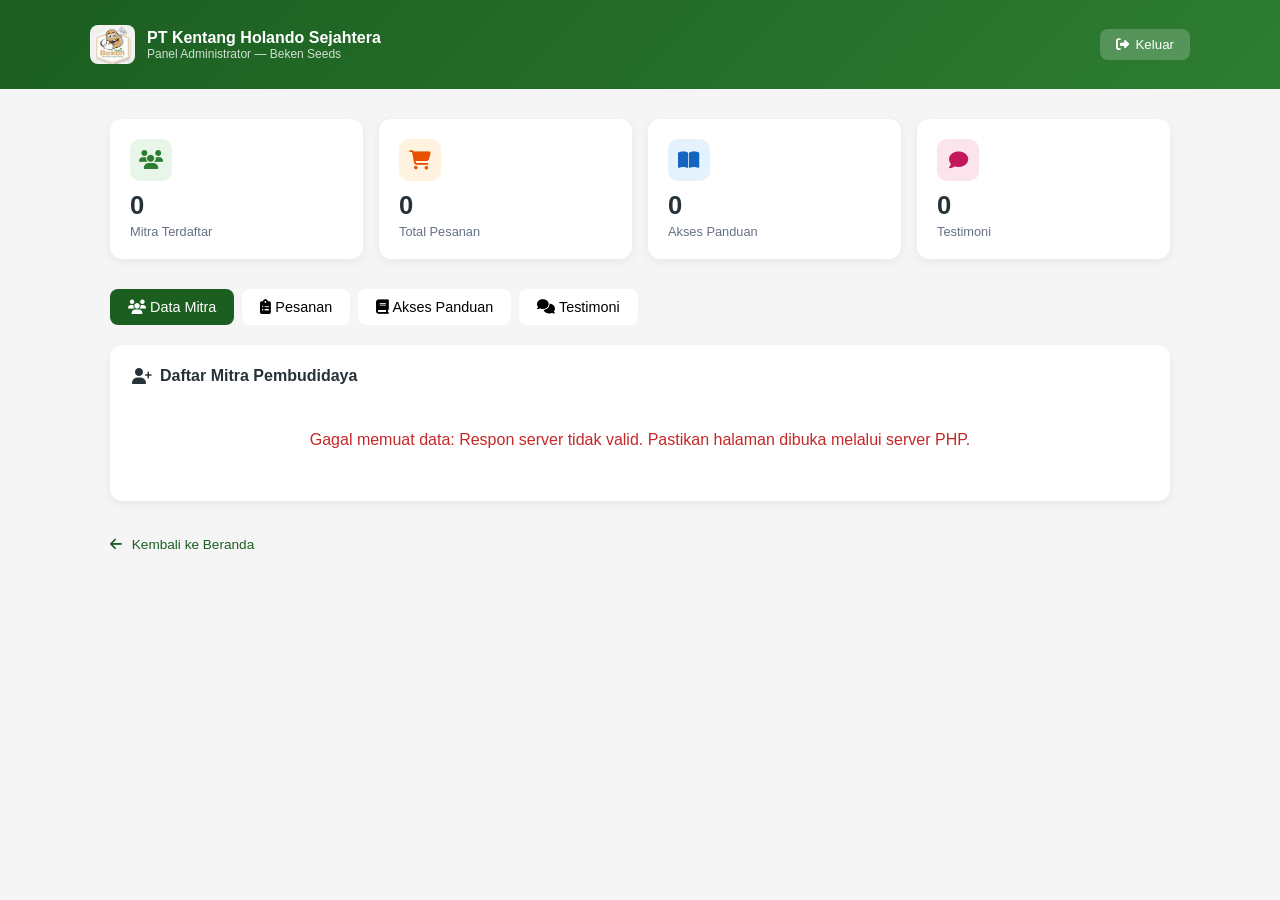
<file: admin.html>
<!DOCTYPE html>
<html lang="id">
<head>
  <meta charset="UTF-8">
  <meta name="viewport" content="width=device-width, initial-scale=1.0">
  <title>Panel Admin — PT Kentang Holando Sejahtera</title>
  <link rel="stylesheet" href="https://cdnjs.cloudflare.com/ajax/libs/font-awesome/6.4.0/css/all.min.css">
  <style>
    :root {
      --primary: #1B5E20;
      --primary-light: #2E7D32;
      --accent: #F4B942;
      --bg: #F5F5F5;
      --card: #FFFFFF;
      --text: #263238;
      --muted: #667085;
      --danger: #C62828;
      --success: #2E7D32;
    }
    * { margin: 0; padding: 0; box-sizing: border-box; font-family: "Segoe UI", sans-serif; }
    body { background: var(--bg); color: var(--text); padding-bottom: 40px; }
    .admin-header {
      background: linear-gradient(135deg, var(--primary), var(--primary-light));
      color: white;
      padding: 25px 20px;
    }
    .header-inner {
      max-width: 1100px;
      margin: 0 auto;
      display: flex;
      justify-content: space-between;
      align-items: center;
    }
    .admin-brand { display: flex; align-items: center; gap: 12px; }
    .admin-brand img { width: 45px; border-radius: 8px; }
    .admin-brand h1 { font-size: 1rem; }
    .admin-brand p { font-size: .75rem; opacity: .8; }
    .logout-btn {
      background: rgba(255,255,255,.2);
      border: none;
      color: white;
      padding: 8px 16px;
      border-radius: 8px;
      cursor: pointer;
      display: flex;
      align-items: center;
      gap: 6px;
    }
    .logout-btn:hover { background: rgba(255,255,255,.3); }
    .container { max-width: 1100px; margin: 30px auto; padding: 0 20px; }
    .stats-grid {
      display: grid;
      grid-template-columns: repeat(auto-fit, minmax(220px, 1fr));
      gap: 16px;
      margin-bottom: 30px;
    }
    .stat-card {
      background: var(--card);
      padding: 20px;
      border-radius: 12px;
      box-shadow: 0 3px 10px rgba(0,0,0,.06);
    }
    .stat-icon {
      width: 42px;
      height: 42px;
      border-radius: 10px;
      display: flex;
      align-items: center;
      justify-content: center;
      font-size: 1.2rem;
      margin-bottom: 10px;
    }
    .stat-value { font-size: 1.6rem; font-weight: 800; margin-bottom: 4px; }
    .stat-label { font-size: .8rem; color: var(--muted); }
    .tabs {
      display: flex;
      gap: 8px;
      margin-bottom: 20px;
      flex-wrap: wrap;
    }
    .tab-btn {
      background: white;
      border: none;
      padding: 10px 18px;
      border-radius: 8px;
      cursor: pointer;
      font-size: .9rem;
    }
    .tab-btn.active {
      background: var(--primary);
      color: white;
    }
    .tab-content { display: none; }
    .tab-content.active { display: block; }
    .card {
      background: white;
      border-radius: 12px;
      padding: 22px;
      box-shadow: 0 3px 10px rgba(0,0,0,.06);
      margin-bottom: 16px;
    }
    .card h3 { font-size: 1rem; margin-bottom: 16px; display: flex; align-items: center; gap: 8px; }
    table { width: 100%; border-collapse: collapse; font-size: .85rem; }
    th, td { padding: 10px 12px; text-align: left; border-bottom: 1px solid #eee; }
    th { background: #f9f9f9; font-weight: 700; }
    .status-badge {
      display: inline-block;
      padding: 4px 10px;
      border-radius: 2px;
      font-size: .75rem;
      font-weight: 600;
    }
    .status-pending { background: #FFF3E0; color: #E65100; }
    .status-done { background: #E8F5E9; color: #2E7D32; }
    .status-process { background: #E3F2FD; color: #1565C0; }
    .status-cancel { background: #FFEBEE; color: #C62828; }
    .status-select { padding: 6px 8px; border: 1px solid #ddd; border-radius: 6px; font-size: .8rem; margin-right: 4px; }
    .btn {
      padding: 7px 12px;
      border: none;
      border-radius: 6px;
      cursor: pointer;
      font-size: .8rem;
      margin-right: 4px;
    }
    .btn-primary { background: var(--primary); color: white; }
    .btn-danger { background: var(--danger); color: white; }
    .empty-state {
      text-align: center;
      padding: 30px;
      color: var(--muted);
    }
    .back-link {
      display: inline-block;
      margin-top: 20px;
      color: var(--primary);
      text-decoration: none;
      font-size: .85rem;
    }
    .back-link i { margin-right: 6px; }
  </style>
</head>
<body>

<header class="admin-header">
  <div class="header-inner">
    <div class="admin-brand">
      <img src="WhatsApp Image 2026-09-08 at 11.19.26.jpeg" alt="Logo">
      <div>
        <h1>PT Kentang Holando Sejahtera</h1>
        <p>Panel Administrator — Beken Seeds</p>
      </div>
    </div>
    <button class="logout-btn" onclick="keluarAdmin()">
      <i class="fa-solid fa-right-from-bracket"></i> Keluar
    </button>
  </div>
</header>

<div class="container">
  <!-- Statistik -->
  <div class="stats-grid">
    <div class="stat-card">
      <div class="stat-icon" style="background: #E8F5E9; color: #2E7D32;">
        <i class="fa-solid fa-users"></i>
      </div>
      <div class="stat-value" id="jumlahMitra">0</div>
      <div class="stat-label">Mitra Terdaftar</div>
    </div>
    <div class="stat-card">
      <div class="stat-icon" style="background: #FFF3E0; color: #E65100;">
        <i class="fa-solid fa-cart-shopping"></i>
      </div>
      <div class="stat-value" id="jumlahPesanan">0</div>
      <div class="stat-label">Total Pesanan</div>
    </div>
    <div class="stat-card">
      <div class="stat-icon" style="background: #E3F2FD; color: #1565C0;">
        <i class="fa-solid fa-book-open"></i>
      </div>
      <div class="stat-value" id="jumlahPanduan">0</div>
      <div class="stat-label">Akses Panduan</div>
    </div>
    <div class="stat-card">
      <div class="stat-icon" style="background: #FCE4EC; color: #C2185B;">
        <i class="fa-solid fa-comment"></i>
      </div>
      <div class="stat-value" id="jumlahTestimoni">0</div>
      <div class="stat-label">Testimoni</div>
    </div>
  </div>

  <!-- Tab Menu -->
  <div class="tabs">
    <button class="tab-btn active" onclick="bukaTab('mitra')">
      <i class="fa-solid fa-users"></i> Data Mitra
    </button>
    <button class="tab-btn" onclick="bukaTab('pesanan')">
      <i class="fa-solid fa-clipboard-list"></i> Pesanan
    </button>
    <button class="tab-btn" onclick="bukaTab('panduan')">
      <i class="fa-solid fa-book"></i> Akses Panduan
    </button>
    <button class="tab-btn" onclick="bukaTab('testimoni')">
      <i class="fa-solid fa-comments"></i> Testimoni
    </button>
  </div>

  <!-- Tab: Mitra -->
  <div class="tab-content active" id="tab-mitra">
    <div class="card">
      <h3><i class="fa-solid fa-user-plus"></i> Daftar Mitra Pembudidaya</h3>
      <div id="daftarMitra"></div>
    </div>
  </div>

  <!-- Tab: Pesanan -->
  <div class="tab-content" id="tab-pesanan">
    <div class="card">
      <h3><i class="fa-solid fa-clipboard-check"></i> Daftar Pesanan</h3>
      <div id="daftarPesanan"></div>
    </div>
  </div>

  <!-- Tab: Panduan -->
  <div class="tab-content" id="tab-panduan">
    <div class="card">
      <h3><i class="fa-solid fa-unlock"></i> Daftar Pembeli Panduan Lengkap</h3>
      <div id="daftarPanduan"></div>
    </div>
  </div>

  <!-- Tab: Testimoni -->
  <div class="tab-content" id="tab-testimoni">
    <div class="card">
      <h3><i class="fa-solid fa-pen-to-square"></i> Daftar Testimoni</h3>
      <div id="daftarTestimoni"></div>
    </div>
  </div>

  <a href="index.html" class="back-link"><i class="fa-solid fa-arrow-left"></i> Kembali ke Beranda</a>
</div>

<script src="js/api.js"></script>
<script>
// ==== CEK LOGIN ====
// Sesi diverifikasi server; semua data di halaman ini diambil dari API yang
// menolak request tanpa sesi admin (401).
function keLogin() {
  window.location.href = "login.html";
}

// Keluar
async function keluarAdmin() {
  if (confirm("Yakin ingin keluar?")) {
    try {
      await apiRequest("api/auth.php", { method: "POST", body: { action: "logout" } });
    } catch (e) {
      // Tetap arahkan ke login walaupun request gagal
    }
    keLogin();
  }
}

// Ganti Tab
function bukaTab(namaTab) {
  document.querySelectorAll(".tab-btn").forEach(b => b.classList.remove("active"));
  document.querySelectorAll(".tab-content").forEach(c => c.classList.remove("active"));
  event.target.closest(".tab-btn").classList.add("active");
  document.getElementById("tab-" + namaTab).classList.add("active");
}

const STATUS_PESANAN = {
  baru: { label: "Baru", kelas: "status-pending" },
  diproses: { label: "Diproses", kelas: "status-process" },
  selesai: { label: "Selesai", kelas: "status-done" },
  batal: { label: "Batal", kelas: "status-cancel" }
};
const TRANSISI_STATUS = { baru: ["diproses", "batal"], diproses: ["selesai", "batal"], selesai: [], batal: [] };

function tampilkanStatus(id, teks, gagal = false) {
  document.getElementById(id).innerHTML =
    `<div class="empty-state"${gagal ? ' style="color:var(--danger);"' : ''}>${escapeHTML(teks)}</div>`;
}

// Tampilkan Data
function renderMitra(mitra) {
  document.getElementById("jumlahMitra").textContent = mitra.length;
  if (mitra.length === 0) {
    tampilkanStatus("daftarMitra", "Belum ada mitra terdaftar.");
    return;
  }
  let html = `<table><tr><th>No</th><th>Nama</th><th>WhatsApp</th><th>Lokasi</th><th>Luas Lahan</th><th>Aksi</th></tr>`;
  mitra.forEach((m, i) => {
    html += `<tr>
      <td>${i+1}</td>
      <td>${escapeHTML(m.nama)}</td>
      <td>${escapeHTML(m.wa)}</td>
      <td>${escapeHTML(m.lokasi)}</td>
      <td>${Number(m.lahan).toLocaleString("id-ID")} m²</td>
      <td><button class="btn btn-danger" data-label="mitra ${escapeHTML(m.nama)}" onclick="hapusData('mitra', ${m.id}, this)"><i class="fa-solid fa-trash"></i></button></td>
    </tr>`;
  });
  html += `</table>`;
  document.getElementById("daftarMitra").innerHTML = html;
}

function renderPesanan(pesanan) {
  document.getElementById("jumlahPesanan").textContent = pesanan.length;
  if (pesanan.length === 0) {
    tampilkanStatus("daftarPesanan", "Belum ada pesanan.");
    return;
  }
  let html = `<table><tr><th>No</th><th>Kode</th><th>Nama</th><th>WhatsApp</th><th>Total</th><th>Status</th><th>Aksi</th></tr>`;
  pesanan.forEach((p, i) => {
    const status = STATUS_PESANAN[p.status] || STATUS_PESANAN.baru;
    const rincian = p.items.map(it => `${it.nama} × ${it.jumlah}`).join(", ");
    // Hanya status saat ini + transisi yang diizinkan server (api/pesanan.php)
    const pilihan = [p.status, ...(TRANSISI_STATUS[p.status] || [])].map(nilai =>
      `<option value="${nilai}"${nilai === p.status ? " selected" : ""}>${STATUS_PESANAN[nilai].label}</option>`).join("");
    html += `<tr>
      <td>${i+1}</td>
      <td title="${escapeHTML(formatTanggal(p.created_at, true))}">${escapeHTML(p.kode_pesanan)}</td>
      <td title="${escapeHTML(p.alamat)}">${escapeHTML(p.nama)}</td>
      <td>${escapeHTML(p.wa)}</td>
      <td title="${escapeHTML(rincian)}">${formatRupiah(p.total)}</td>
      <td><span class="status-badge ${status.kelas}">${status.label}</span></td>
      <td style="white-space:nowrap;">
        <select class="status-select" onchange="ubahStatusPesanan(${p.id}, this)">${pilihan}</select>
        <button class="btn btn-danger" data-label="pesanan ${escapeHTML(p.kode_pesanan)}" onclick="hapusData('pesanan', ${p.id}, this)"><i class="fa-solid fa-trash"></i></button>
      </td>
    </tr>`;
  });
  html += `</table>`;
  document.getElementById("daftarPesanan").innerHTML = html;
}

function renderPanduan(panduan) {
  document.getElementById("jumlahPanduan").textContent = panduan.length;
  if (panduan.length === 0) {
    tampilkanStatus("daftarPanduan", "Belum ada pembeli panduan.");
    return;
  }
  let html = `<table><tr><th>No</th><th>Waktu</th><th>No. Pesanan</th><th>Halaman</th></tr>`;
  panduan.forEach((p, i) => {
    html += `<tr>
      <td>${i+1}</td>
      <td>${escapeHTML(formatTanggal(p.created_at, true))}</td>
      <td>${escapeHTML(p.kode_pesanan || "-")}</td>
      <td>${p.sumber === "panduan-kentang" ? "Panduan Kentang" : "Beranda"}</td>
    </tr>`;
  });
  html += `</table>`;
  document.getElementById("daftarPanduan").innerHTML = html;
}

function renderTestimoni(testimoni) {
  document.getElementById("jumlahTestimoni").textContent = testimoni.length;
  if (testimoni.length === 0) {
    tampilkanStatus("daftarTestimoni", "Belum ada testimoni.");
    return;
  }
  let html = `<table><tr><th>No</th><th>Nama</th><th>Pesan</th><th>Status</th><th>Aksi</th></tr>`;
  testimoni.forEach((t, i) => {
    html += `<tr>
      <td>${i+1}</td>
      <td>${escapeHTML(t.nama)}</td>
      <td>${escapeHTML(t.pesan)}</td>
      <td><span class="status-badge ${t.tampil ? "status-done" : "status-pending"}">${t.tampil ? "Tampil" : "Menunggu"}</span></td>
      <td style="white-space:nowrap;">
        <button class="btn btn-primary" onclick="ubahTampilTestimoni(${t.id}, ${!t.tampil}, this)">
          <i class="fa-solid ${t.tampil ? "fa-eye-slash" : "fa-eye"}"></i> ${t.tampil ? "Sembunyikan" : "Tampilkan"}
        </button>
        <button class="btn btn-danger" data-label="testimoni dari ${escapeHTML(t.nama)}" onclick="hapusData('testimoni', ${t.id}, this)"><i class="fa-solid fa-trash"></i></button>
      </td>
    </tr>`;
  });
  html += `</table>`;
  document.getElementById("daftarTestimoni").innerHTML = html;
}

const SUMBER_DATA = [
  { url: "api/mitra.php", wadah: "daftarMitra", render: renderMitra },
  { url: "api/pesanan.php", wadah: "daftarPesanan", render: renderPesanan },
  { url: "api/panduan.php", wadah: "daftarPanduan", render: renderPanduan },
  { url: "api/testimoni.php?semua=1", wadah: "daftarTestimoni", render: renderTestimoni }
];

async function muatData() {
  const hasil = await Promise.allSettled(SUMBER_DATA.map(s => apiRequest(s.url)));
  if (hasil.some(h => h.status === "rejected" && h.reason.status === 401)) {
    alert("Silakan login terlebih dahulu!");
    keLogin();
    return;
  }
  hasil.forEach((h, i) => {
    const sumber = SUMBER_DATA[i];
    if (h.status === "fulfilled") sumber.render(h.value.data);
    else tampilkanStatus(sumber.wadah, "Gagal memuat data: " + h.reason.message, true);
  });
}

// Jalankan PUT/DELETE lalu muat ulang tabel
async function jalankanAksi(aksi, elemen) {
  if (elemen) elemen.disabled = true;
  try {
    await aksi();
    await muatData();
  } catch (err) {
    if (err.status === 401) return keLogin();
    alert(err.message);
    if (elemen) elemen.disabled = false;
  }
}

function ubahStatusPesanan(id, select) {
  jalankanAksi(() => apiRequest(`api/pesanan.php?id=${id}`, { method: "PUT", body: { status: select.value } }), select);
}

function ubahTampilTestimoni(id, tampil, tombol) {
  jalankanAksi(() => apiRequest(`api/testimoni.php?id=${id}`, { method: "PUT", body: { tampil } }), tombol);
}

function hapusData(jenis, id, tombol) {
  if (!confirm(`Hapus ${tombol.dataset.label}?`)) return;
  jalankanAksi(() => apiRequest(`api/${jenis}.php?id=${id}`, { method: "DELETE" }), tombol);
}

// Jalankan saat dibuka
SUMBER_DATA.forEach(s => tampilkanStatus(s.wadah, "Memuat data..."));
muatData();
</script>

</body>
</html>
</file>
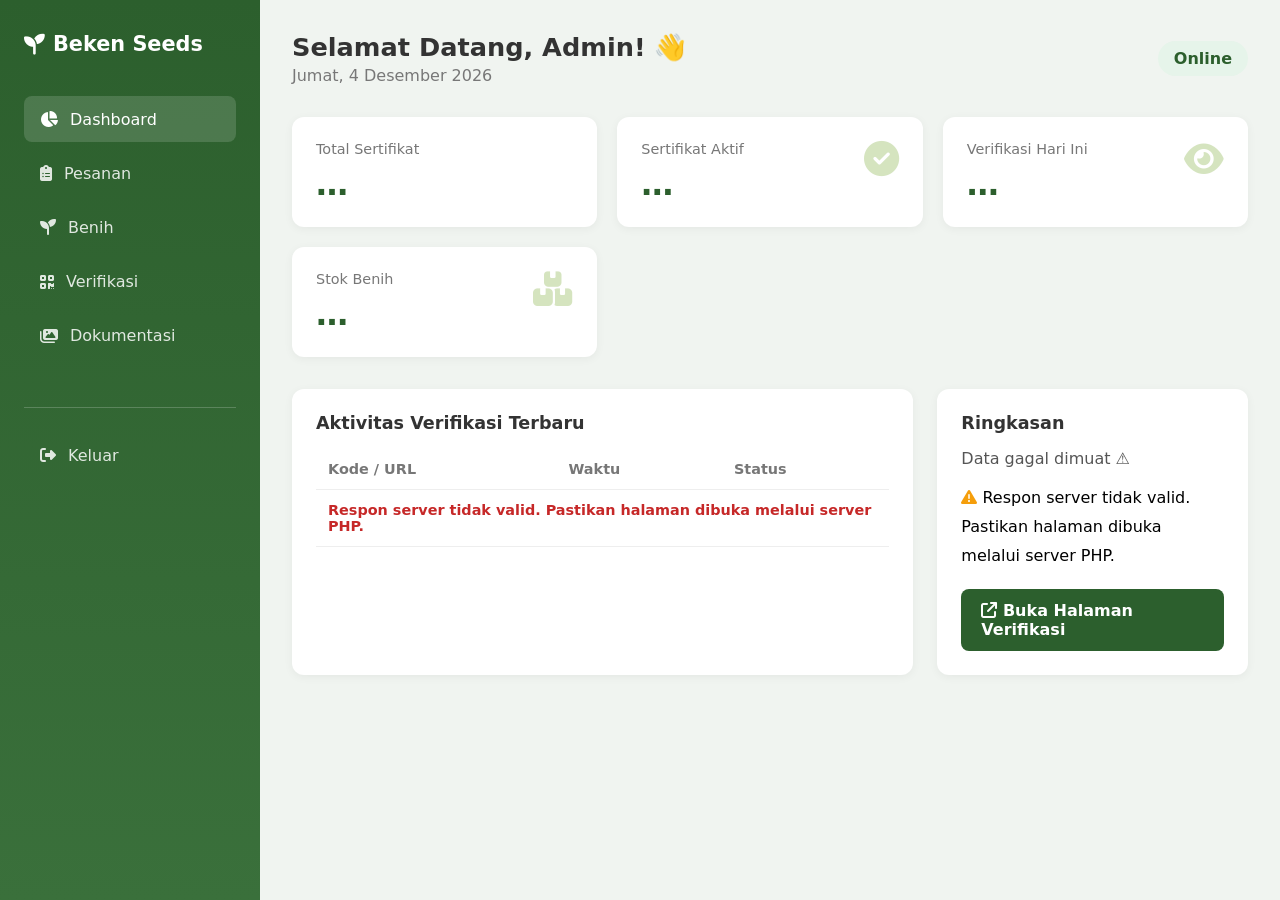
<file: dashboard.html>
<!DOCTYPE html>
<html lang="id">
<head>
  <meta charset="UTF-8">
  <meta name="viewport" content="width=device-width, initial-scale=1.0">
  <title>Dashboard Admin — Beken Seeds</title>
  <link rel="stylesheet" href="https://cdnjs.cloudflare.com/ajax/libs/font-awesome/6.4.0/css/all.min.css">
  <style>
    * { margin: 0; padding: 0; box-sizing: border-box; font-family: system-ui, sans-serif; }
    :root { --hijau: #2c5f2d; --hijaumuda: #97bc62; --abu: #f5f5f5; --gelap: #333; }
    body { background: #f0f4f0; display: flex; min-height: 100vh; }

    /* --- SIDEBAR --- */
    .sidebar {
      width: 260px;
      background: linear-gradient(180deg, #2c5f2d, #3a703b);
      color: white;
      padding: 2rem 1.5rem;
      position: fixed;
      height: 100vh;
    }
    .sidebar-logo { font-size: 1.3rem; font-weight: 700; margin-bottom: 2.5rem; display: flex; align-items: center; gap: 0.5rem; }
    .sidebar-menu { list-style: none; }
    .sidebar-menu li { margin-bottom: 0.5rem; }
    .sidebar-menu a {
      color: rgba(255,255,255,0.85);
      text-decoration: none;
      display: flex;
      align-items: center;
      gap: 0.75rem;
      padding: 0.85rem 1rem;
      border-radius: 8px;
      transition: 0.2s;
    }
    .sidebar-menu a:hover, .sidebar-menu a.aktif { background: rgba(255,255,255,0.15); color: white; }
    .sidebar-bawah { margin-top: 3rem; padding-top: 1.5rem; border-top: 1px solid rgba(255,255,255,0.2); }

    /* --- KONTEN UTAMA --- */
    .konten { margin-left: 260px; flex: 1; padding: 2rem; }
    .atasan { display: flex; justify-content: space-between; align-items: center; margin-bottom: 2rem; }
    .atasan h1 { font-size: 1.6rem; color: var(--gelap); }
    .tanggal { color: #777; margin-top: 0.25rem; }

    /* --- KOTAK STATISTIK --- */
    .grid-kartu { display: grid; grid-template-columns: repeat(auto-fit, minmax(240px, 1fr)); gap: 1.25rem; margin-bottom: 2rem; }
    .kartu { background: white; border-radius: 12px; padding: 1.5rem; box-shadow: 0 2px 10px rgba(0,0,0,0.05); }
    .kartu-judul { color: #777; font-size: 0.9rem; margin-bottom: 0.5rem; }
    .kartu-angka { font-size: 2rem; font-weight: 700; color: var(--hijau); }
    .kartu-ikon { float: right; font-size: 2.2rem; color: var(--hijaumuda); opacity: 0.4; }

    /* --- TABEL --- */
    .grid-bawah { display: grid; grid-template-columns: 2fr 1fr; gap: 1.5rem; }
    .kotak { background: white; border-radius: 12px; padding: 1.5rem; box-shadow: 0 2px 10px rgba(0,0,0,0.05); }
    .kotak h3 { margin-bottom: 1rem; font-size: 1.1rem; color: var(--gelap); }
    table { width: 100%; border-collapse: collapse; }
    th, td { padding: 0.75rem; text-align: left; border-bottom: 1px solid #eee; font-size: 0.9rem; }
    th { color: #777; font-weight: 600; }
    .status-sah { color: #2c5f2d; font-weight: 600; }
    .status-tidak { color: #c62828; font-weight: 600; }

    /* --- PESANAN --- */
    .konten { min-width: 0; }
    .halaman[hidden] { display: none; }
    .pesanan-toolbar { display: flex; gap: 0.75rem; flex-wrap: wrap; margin-bottom: 1rem; }
    .pesanan-cari { position: relative; flex: 1 1 260px; }
    .pesanan-cari i { position: absolute; left: 0.85rem; top: 50%; transform: translateY(-50%); color: #999; }
    .pesanan-cari input, #filterStatus, #filterProduk, #filterDokumentasi {
      width: 100%; height: 42px; border: 1px solid #ddd; border-radius: 8px; font-size: 0.9rem; background: white;
    }
    .pesanan-cari input { padding: 0 0.85rem 0 2.4rem; }
    #filterStatus, #filterProduk, #filterDokumentasi { flex: 0 0 160px; padding: 0 0.75rem; }
    .pesanan-cari input:focus, #filterStatus:focus, #filterProduk:focus, #filterDokumentasi:focus { outline: none; border-color: var(--hijau); box-shadow: 0 0 0 3px rgba(44,95,45,0.12); }
    .pesanan-info { color: #777; font-size: 0.85rem; margin-bottom: 0.5rem; }
    .pesanan-info.gagal { color: #c62828; }
    .tabel-pesanan td { vertical-align: middle; }
    .kode-pesanan { font-family: ui-monospace, Consolas, monospace; font-weight: 700; color: var(--gelap); white-space: nowrap; }
    .status-pill { display: inline-block; padding: 0.25rem 0.7rem; border-radius: 20px; font-size: 0.78rem; font-weight: 700; white-space: nowrap; }
    .status-baru { background: #FFF3E0; color: #E65100; }
    .status-diproses { background: #E3F2FD; color: #1565C0; }
    .status-selesai { background: #e6f4ea; color: #2c5f2d; }
    .status-batal { background: #FFEBEE; color: #C62828; }
    .aksi-grup { display: flex; gap: 0.4rem; flex-wrap: wrap; }
    .btn-aksi {
      display: inline-flex; align-items: center; gap: 0.4rem; padding: 0.45rem 0.8rem;
      border: 1px solid transparent; border-radius: 8px; font-size: 0.82rem; font-weight: 600;
      cursor: pointer; transition: 0.2s; white-space: nowrap;
    }
    .btn-aksi:disabled { opacity: 0.6; cursor: wait; }
    .btn-garis { background: white; border-color: #ddd; color: var(--gelap); }
    .btn-garis:hover { border-color: var(--hijau); color: var(--hijau); }
    .btn-proses { background: #1565C0; color: white; }
    .btn-selesai { background: var(--hijau); color: white; }
    .btn-batal { background: white; border-color: #f1c0c0; color: #c62828; }
    .btn-proses:hover, .btn-selesai:hover { filter: brightness(1.1); }
    .btn-batal:hover { background: #FFEBEE; }

    /* Detail pesanan */
    .modal { position: fixed; inset: 0; z-index: 50; display: flex; align-items: center; justify-content: center; padding: 1rem; background: rgba(0,0,0,0.45); }
    .modal[hidden] { display: none; }
    .modal-isi { width: min(640px, 100%); max-height: 90vh; overflow-y: auto; }
    .modal-kepala { display: flex; justify-content: space-between; align-items: center; margin-bottom: 1rem; }
    .modal-kepala h3 { margin: 0; }
    .modal-tutup { border: 0; background: transparent; font-size: 1.6rem; line-height: 1; color: #777; cursor: pointer; }
    .detail-grid { display: grid; grid-template-columns: 140px 1fr; gap: 0.5rem 1rem; margin-bottom: 1.25rem; font-size: 0.9rem; }
    .detail-grid dt { color: #777; }
    .detail-grid dd { color: var(--gelap); overflow-wrap: anywhere; }
    .detail-item td:nth-child(n+2), .detail-item th:nth-child(n+2) { text-align: right; white-space: nowrap; }
    .detail-item tfoot td { font-weight: 700; border-bottom: 0; }
    .detail-aksi { display: flex; gap: 0.5rem; flex-wrap: wrap; margin-top: 1.25rem; padding-top: 1rem; border-top: 1px solid #eee; align-items: center; }
    .detail-aksi p { color: #777; font-size: 0.85rem; }

    /* Produk */
    .produk-sel { display: flex; align-items: center; gap: 0.75rem; min-width: 0; }
    .produk-thumb { width: 44px; height: 44px; flex-shrink: 0; border-radius: 8px; object-fit: cover; background: #f5f5f5; }
    .produk-nama { font-weight: 600; color: var(--gelap); }
    .produk-sub { color: #777; font-size: 0.8rem; }
    .stok-rendah { color: #E65100; font-weight: 600; }
    .stok-nol { color: #c62828; font-weight: 700; }
    .status-aktif { background: #e6f4ea; color: #2c5f2d; }
    .status-nonaktif { background: #eceff1; color: #546e7a; }
    .btn-hapus { background: white; border-color: #f1c0c0; color: #c62828; padding: 0.45rem 0.6rem; }
    .btn-hapus:hover { background: #FFEBEE; }
    .form-produk { display: grid; grid-template-columns: 1fr 1fr; gap: 0.85rem 1rem; }
    .form-produk label { display: flex; flex-direction: column; gap: 0.35rem; font-size: 0.85rem; font-weight: 600; color: #555; }
    .form-produk .penuh { grid-column: 1 / -1; }
    .form-produk input, .form-produk select, .form-produk textarea {
      width: 100%; padding: 0.6rem 0.75rem; border: 1px solid #ddd; border-radius: 8px;
      font: inherit; font-weight: 400; color: var(--gelap); background: white;
    }
    .form-produk input:focus, .form-produk select:focus, .form-produk textarea:focus { outline: none; border-color: var(--hijau); box-shadow: 0 0 0 3px rgba(44,95,45,0.12); }
    .form-produk textarea { resize: vertical; }
    /* Baris input kode + tombol Scan (modal Tambah Verifikasi) */
    .fv-kode-baris { display: flex; gap: 0.5rem; align-items: stretch; }
    .fv-kode-baris input { flex: 1 1 auto; min-width: 0; }
    .fv-kode-baris .btn-aksi { flex: 0 0 auto; white-space: nowrap; }
    .fv-scan-area { border: 1px solid #e5e7eb; border-radius: 10px; overflow: hidden; }
    .fv-scan-mount { width: 100%; min-height: 200px; max-height: 300px; background: #000; overflow: hidden; display: flex; }
    .fv-scan-bawah { display: flex; align-items: center; justify-content: space-between; gap: 0.5rem; flex-wrap: wrap; padding: 0.5rem 0.6rem; }
    .fv-scan-status { font-size: 0.78rem; color: #555; min-width: 0; }
    .fv-petunjuk { font-size: 0.8rem; color: #666; }
    .fv-scan-hasil { font-size: 0.82rem; color: #2c5f2d; word-break: break-all; }
    .fv-scan-hasil.peringatan { color: #b26a00; }
    .fv-scan-hasil:empty { display: none; }
    .url-resmi-link { display: inline-block; margin-top: 0.2rem; font-size: 0.78rem; color: #1a4f9c; }
    @media (max-width: 480px) {
      .fv-kode-baris { flex-wrap: wrap; }
      .fv-kode-baris .btn-aksi { width: 100%; }
    }
    .fp-bawah { display: flex; align-items: center; gap: 1rem; flex-wrap: wrap; }
    .fp-bawah img { width: 96px; height: 96px; border-radius: 8px; object-fit: cover; background: #f5f5f5; border: 1px solid #eee; }
    .fp-file-baris { display: flex; align-items: center; gap: 0.6rem; flex-wrap: wrap; }
    .fp-nama-file { font-weight: 500; color: #444; font-size: 0.8rem; word-break: break-all; }
    .fp-file-info { font-weight: 400; color: #888; font-size: 0.72rem; }
    .form-produk .fp-aktif { flex-direction: row; align-items: center; gap: 0.5rem; }
    .fp-aktif input { width: auto; }
    .fp-pesan { color: #c62828; font-size: 0.85rem; }
    .fp-pesan:empty { display: none; }
    .fp-tombol { display: flex; justify-content: flex-end; gap: 0.5rem; }
    /* Dokumentasi: foto lanskap → thumbnail & pratinjau 4:3, teks panjang tidak keluar tabel */
    #tabelDokumentasi .produk-thumb { width: 64px; height: 48px; }
    #tabelDokumentasi td, #tabelDokumentasi .produk-sel > div { min-width: 0; overflow-wrap: break-word; }
    @container (max-width: 760px) {
      #tabelDokumentasi td.sel-utama, #tabelDokumentasi td.sel-aksi { flex-direction: column; align-items: flex-start; text-align: left; gap: 0.4rem; }
      #tabelDokumentasi td.sel-utama .produk-sel { width: 100%; }
      #tabelDokumentasi td.sel-aksi .aksi-grup { justify-content: flex-start; }
      #tabelDokumentasi .btn-aksi { min-height: 36px; }
    }
    #fdPreview { width: 160px; height: 120px; }
    .file-hilang { color: #c62828; font-weight: 600; }

    /* Notifikasi */
    .notif {
      position: fixed; right: 1.5rem; bottom: 1.5rem; z-index: 60; max-width: min(360px, calc(100vw - 3rem));
      padding: 0.85rem 1.1rem; border-radius: 10px; background: #263238; color: white; font-size: 0.9rem;
      box-shadow: 0 8px 24px rgba(0,0,0,0.18); border-left: 4px solid #4caf50;
    }
    .notif.gagal { border-left-color: #e53935; }

    /* --- RESPONSIF HP --- */
    @media (max-width: 900px) {
      .sidebar { width: 70px; padding: 1.5rem 0.75rem; }
      .sidebar-logo span, .sidebar-menu a span { display: none; }
      .konten { margin-left: 70px; }
      .grid-bawah { grid-template-columns: 1fr; }
    }
    @media (max-width: 700px) {
      #halaman-pesanan .atasan, #halaman-produk .atasan, #halaman-dokumentasi .atasan { gap: 0.75rem; align-items: flex-start; }
      #halaman-pesanan .atasan .btn-aksi span, #halaman-produk .atasan .btn-aksi span, #halaman-dokumentasi .atasan .btn-aksi span { display: none; }
      #filterStatus, #filterProduk, #filterDokumentasi { flex: 1 1 100%; }
      .form-produk { grid-template-columns: 1fr; }
      .detail-grid { grid-template-columns: 1fr; gap: 0.15rem; }
      .detail-grid dd { margin-bottom: 0.5rem; }
      .detail-item th, .detail-item td { padding: 0.6rem 0.35rem; font-size: 0.85rem; }
    }
    .btn-aksi[hidden] { display: none; }
    /* Tabel pesanan menjadi kartu saat kotaknya sempit (bergantung lebar sidebar, bukan layar) */
    #halaman-pesanan .kotak, #halaman-produk .kotak, #halaman-dokumentasi .kotak, #modalJenis .modal-isi { container-type: inline-size; }
    @container (max-width: 760px) {
      .tabel-pesanan thead { display: none; }
      .tabel-pesanan, .tabel-pesanan tbody, .tabel-pesanan tr, .tabel-pesanan td { display: block; width: 100%; }
      .tabel-pesanan tr { padding: 0.75rem 0; border-bottom: 1px solid #eee; }
      .tabel-pesanan td { display: flex; justify-content: space-between; align-items: center; gap: 1rem; padding: 0.3rem 0; border: 0; text-align: right; }
      .tabel-pesanan td::before { content: attr(data-label); color: #777; font-weight: 600; text-align: left; }
      .tabel-pesanan td.kosong { display: block; text-align: center; }
      .tabel-pesanan td.kosong::before { content: none; }
      .tabel-pesanan .aksi-grup { justify-content: flex-end; }
    }
  </style>
</head>
<body>

  <!-- SIDEBAR -->
  <aside class="sidebar">
    <div class="sidebar-logo">
      <i class="fa-solid fa-seedling"></i>
      <span>Beken Seeds</span>
    </div>
    <ul class="sidebar-menu">
      <li><a href="#dashboard" class="aktif" data-halaman="dashboard" title="Dashboard"><i class="fa-solid fa-chart-pie"></i> <span>Dashboard</span></a></li>
      <li><a href="#pesanan" data-halaman="pesanan" title="Pesanan"><i class="fa-solid fa-clipboard-list"></i> <span>Pesanan</span></a></li>
      <li><a href="#produk" data-halaman="produk" title="Benih"><i class="fa-solid fa-seedling"></i> <span>Benih</span></a></li>
      <li><a href="#verifikasi" data-halaman="verifikasi" title="Verifikasi"><i class="fa-solid fa-qrcode"></i> <span>Verifikasi</span></a></li>
      <li><a href="#dokumentasi" data-halaman="dokumentasi" title="Dokumentasi"><i class="fa-solid fa-images"></i> <span>Dokumentasi</span></a></li>
      <li class="sidebar-bawah">
        <a href="#" onclick="keluarAdmin(); return false;">
          <i class="fa-solid fa-right-from-bracket"></i> <span>Keluar</span>
        </a>
      </li>
    </ul>
  </aside>

  <!-- KONTEN UTAMA -->
  <main class="konten">
   <section class="halaman" id="halaman-dashboard">
    <div class="atasan">
      <div>
        <h1>Selamat Datang, Admin! 👋</h1>
        <p class="tanggal" id="tanggalSekarang"></p>
      </div>
      <div>
        <span style="background:#e6f4ea; color:#2c5f2d; padding:0.5rem 1rem; border-radius:20px; font-weight:600;">Online</span>
      </div>
    </div>

    <!-- KARTU STATISTIK -->
    <div class="grid-kartu">
      <div class="kartu">
        <i class="fa-solid fa-file-certificate kartu-ikon"></i>
        <div class="kartu-judul">Total Sertifikat</div>
        <div class="kartu-angka" id="statTotalKode">…</div>
      </div>
      <div class="kartu">
        <i class="fa-solid fa-check-circle kartu-ikon"></i>
        <div class="kartu-judul">Sertifikat Aktif</div>
        <div class="kartu-angka" id="statKodeAktif">…</div>
      </div>
      <div class="kartu">
        <i class="fa-solid fa-eye kartu-ikon"></i>
        <div class="kartu-judul">Verifikasi Hari Ini</div>
        <div class="kartu-angka" id="statHariIni">…</div>
      </div>
      <div class="kartu">
        <i class="fa-solid fa-boxes-stacked kartu-ikon"></i>
        <div class="kartu-judul">Stok Benih</div>
        <div class="kartu-angka" id="statStok">…</div>
      </div>
    </div>

    <!-- TABEL AKTIVITAS -->
    <div class="grid-bawah">
      <div class="kotak" id="kotakVerifikasi">
        <h3>Aktivitas Verifikasi Terbaru</h3>
        <table>
          <thead>
            <tr>
              <th>Kode / URL</th>
              <th>Waktu</th>
              <th>Status</th>
            </tr>
          </thead>
          <tbody id="tabelAktivitas">
            <tr><td colspan="3" style="color:#777;">Memuat aktivitas...</td></tr>
          </tbody>
        </table>
      </div>

      <div class="kotak">
        <h3>Ringkasan</h3>
        <p style="margin-bottom:1rem; color:#555;" id="ringkasanStatus">Memeriksa sistem...</p>
        <ul style="list-style:none; line-height:1.8;" id="ringkasanList"></ul>
        <br>
        <a href="index.html#alat" style="display:inline-block; background:var(--hijau); color:white; padding:0.75rem 1.25rem; border-radius:8px; text-decoration:none; font-weight:600;">
          <i class="fa-solid fa-arrow-up-right-from-square"></i> Buka Halaman Verifikasi
        </a>
      </div>
    </div>
   </section>

   <!-- HALAMAN PESANAN -->
   <section class="halaman" id="halaman-pesanan" hidden>
    <div class="atasan">
      <div>
        <h1>Pesanan</h1>
        <p class="tanggal">Konfirmasi pesanan customer. Status <strong>Diproses</strong> atau <strong>Selesai</strong> membuka akses panduan.</p>
      </div>
      <button type="button" class="btn-aksi btn-garis" onclick="muatPesanan()">
        <i class="fa-solid fa-rotate-right"></i> <span>Muat Ulang</span>
      </button>
    </div>

    <div class="kotak">
      <div class="pesanan-toolbar">
        <div class="pesanan-cari">
          <i class="fa-solid fa-magnifying-glass"></i>
          <input type="search" id="cariPesanan" placeholder="Cari nomor pesanan, nama, atau WhatsApp" aria-label="Cari pesanan">
        </div>
        <select id="filterStatus" aria-label="Filter status">
          <option value="">Semua</option>
          <option value="baru">Baru</option>
          <option value="diproses">Diproses</option>
          <option value="selesai">Selesai</option>
          <option value="batal">Batal</option>
        </select>
      </div>
      <p class="pesanan-info" id="infoPesanan">Memuat pesanan...</p>
      <table class="tabel-pesanan">
        <thead>
          <tr>
            <th>Nomor Pesanan</th>
            <th>Customer</th>
            <th>WhatsApp</th>
            <th>Total</th>
            <th>Tanggal</th>
            <th>Status</th>
            <th>Aksi</th>
          </tr>
        </thead>
        <tbody id="tabelPesanan"></tbody>
      </table>
    </div>
   </section>

   <!-- HALAMAN BIBIT (data tabel produk) -->
   <section class="halaman" id="halaman-produk" hidden>
    <div class="atasan">
      <div>
        <h1>Benih</h1>
        <p class="tanggal">Katalog benih kentang untuk pelanggan. Benih <strong>Nonaktif</strong> tidak tampil di katalog dan tidak bisa dipesan.</p>
      </div>
      <div class="aksi-grup">
        <button type="button" class="btn-aksi btn-garis" onclick="bukaJenisBibit()">
          <i class="fa-solid fa-tags"></i> <span>Jenis Benih</span>
        </button>
        <button type="button" class="btn-aksi btn-selesai" onclick="bukaFormProduk()">
          <i class="fa-solid fa-plus"></i> <span>Tambah Benih</span>
        </button>
      </div>
    </div>

    <div class="kotak">
      <div class="pesanan-toolbar">
        <div class="pesanan-cari">
          <i class="fa-solid fa-magnifying-glass"></i>
          <input type="search" id="cariProduk" placeholder="Cari nama atau jenis benih" aria-label="Cari benih">
        </div>
        <select id="filterProduk" class="filter-select" aria-label="Filter status benih">
          <option value="">Semua</option>
          <option value="aktif">Aktif</option>
          <option value="nonaktif">Nonaktif</option>
          <option value="habis">Stok Habis</option>
        </select>
      </div>
      <p class="pesanan-info" id="infoProduk">Memuat benih...</p>
      <table class="tabel-pesanan tabel-produk">
        <thead>
          <tr>
            <th>Benih</th>
            <th>Jenis Benih</th>
            <th>Harga</th>
            <th>Stok</th>
            <th>Status</th>
            <th>Aksi</th>
          </tr>
        </thead>
        <tbody id="tabelProduk"></tbody>
      </table>
    </div>
   </section>

   <!-- HALAMAN VERIFIKASI (data tabel kode_produk) -->
   <section class="halaman" id="halaman-verifikasi" hidden>
    <div class="atasan">
      <div>
        <h1>Verifikasi</h1>
        <p class="tanggal">Hubungkan kode/nomor seri dan/atau URL QR resmi pada label dengan data benih agar bisa dicocokkan saat pelanggan memindai QR. Data ini internal — bukan penentu keabsahan resmi BPSB/Kementan.</p>
      </div>
      <div class="aksi-grup">
        <button type="button" class="btn-aksi btn-selesai" onclick="bukaFormVerifikasi()">
          <i class="fa-solid fa-plus"></i> <span>Tambah Verifikasi</span>
        </button>
      </div>
    </div>

    <div class="kotak">
      <div class="pesanan-toolbar">
        <div class="pesanan-cari">
          <i class="fa-solid fa-magnifying-glass"></i>
          <input type="search" id="cariVerifikasi" placeholder="Cari kode, URL, benih, asal" aria-label="Cari data verifikasi">
        </div>
        <select id="filterVerifikasi" class="filter-select" aria-label="Filter status verifikasi">
          <option value="">Semua</option>
          <option value="aktif">Aktif</option>
          <option value="dicabut">Dicabut</option>
        </select>
      </div>
      <p class="pesanan-info" id="infoVerifikasi">Memuat data verifikasi...</p>
      <table class="tabel-pesanan tabel-produk">
        <thead>
          <tr>
            <th>Kode / Nomor Seri</th>
            <th>Benih Terkait</th>
            <th>Asal</th>
            <th>Terdaftar</th>
            <th>Status</th>
            <th>Aksi</th>
          </tr>
        </thead>
        <tbody id="tabelVerifikasi"></tbody>
      </table>
    </div>
   </section>

   <!-- HALAMAN DOKUMENTASI (tabel dokumentasi → Galeri di halaman utama) -->
   <section class="halaman" id="halaman-dokumentasi" hidden>
    <div class="atasan">
      <div>
        <h1>Dokumentasi</h1>
        <p class="tanggal">Foto galeri "Dokumentasi Budidaya &amp; Pembibitan" di halaman utama, diurutkan dari tanggal terbaru. Dokumentasi <strong>Nonaktif</strong> tidak tampil di publik.</p>
      </div>
      <div class="aksi-grup">
        <button type="button" class="btn-aksi btn-selesai" onclick="bukaFormDokumentasi()">
          <i class="fa-solid fa-plus"></i> <span>Tambah Dokumentasi</span>
        </button>
      </div>
    </div>

    <div class="kotak">
      <div class="pesanan-toolbar">
        <div class="pesanan-cari">
          <i class="fa-solid fa-magnifying-glass"></i>
          <input type="search" id="cariDokumentasi" placeholder="Cari judul atau lokasi / keterangan" aria-label="Cari dokumentasi">
        </div>
        <select id="filterDokumentasi" aria-label="Filter status dokumentasi">
          <option value="">Semua</option>
          <option value="aktif">Aktif</option>
          <option value="nonaktif">Nonaktif</option>
        </select>
      </div>
      <p class="pesanan-info" id="infoDokumentasi">Memuat dokumentasi...</p>
      <table class="tabel-pesanan tabel-produk">
        <thead>
          <tr>
            <th>Dokumentasi</th>
            <th>Lokasi / Keterangan</th>
            <th>Tanggal</th>
            <th>Status</th>
            <th>Aksi</th>
          </tr>
        </thead>
        <tbody id="tabelDokumentasi"></tbody>
      </table>
    </div>
   </section>
  </main>

  <!-- FORM BIBIT (tambah / edit) -->
  <div class="modal" id="modalProduk" hidden>
    <div class="kotak modal-isi" role="dialog" aria-modal="true" aria-labelledby="judulFormProduk">
      <div class="modal-kepala">
        <h3 id="judulFormProduk">Tambah Benih</h3>
        <button type="button" class="modal-tutup" onclick="tutupFormProduk()" aria-label="Tutup">&times;</button>
      </div>
      <form id="formProduk" class="form-produk" novalidate>
        <label class="penuh">Nama Benih
          <input type="text" id="fpNama" maxlength="100" required>
        </label>
        <label>Jenis Benih
          <!-- Opsi dari tabel kategori_bibit (api/kategori_bibit.php) -->
          <select id="fpKategori" required></select>
        </label>
        <label>Satuan
          <input type="text" id="fpSatuan" maxlength="20" placeholder="kg, karung..." required>
        </label>
        <label>Harga (Rp)
          <input type="number" id="fpHarga" min="1" max="100000000" step="1" required>
        </label>
        <label>Stok
          <input type="number" id="fpStok" min="0" max="10000000" step="1" required>
        </label>
        <label class="penuh">Deskripsi
          <textarea id="fpDeskripsi" rows="2" maxlength="255"></textarea>
        </label>
        <label class="penuh">Gambar
          <input type="file" id="fpFile" accept=".jpg,.jpeg,.png,.webp,image/jpeg,image/png,image/webp" hidden>
          <span class="fp-file-baris">
            <button type="button" class="btn-aksi btn-garis" id="fpPilihGambar"><i class="fa-solid fa-image"></i> Pilih Gambar</button>
            <span class="fp-nama-file" id="fpNamaFile">Belum ada gambar dipilih</span>
          </span>
          <small class="fp-file-info">JPG, PNG, atau WEBP. Maksimal 3 MB. Kosongkan untuk pakai gambar cadangan.</small>
          <input type="hidden" id="fpGambar">
        </label>
        <label>Label (opsional)
          <input type="text" id="fpBadge" maxlength="30" placeholder="Baru, Populer, Diskon...">
        </label>
        <div class="penuh fp-bawah">
          <img id="fpPreview" alt="Pratinjau gambar" hidden>
          <label class="fp-aktif"><input type="checkbox" id="fpAktif" checked> Aktif (tampil di katalog)</label>
        </div>
        <p class="penuh fp-pesan" id="fpPesan" role="alert"></p>
        <div class="penuh fp-tombol">
          <button type="button" class="btn-aksi btn-garis" onclick="tutupFormProduk()">Batal</button>
          <button type="submit" class="btn-aksi btn-selesai" id="fpSimpan"><i class="fa-solid fa-floppy-disk"></i> Simpan</button>
        </div>
      </form>
    </div>
  </div>

  <!-- JENIS BIBIT (kategori_bibit): lihat, tambah, ubah, aktif/nonaktif -->
  <div class="modal" id="modalJenis" hidden>
    <div class="kotak modal-isi" role="dialog" aria-modal="true" aria-labelledby="judulJenis">
      <div class="modal-kepala">
        <h3 id="judulJenis">Jenis Benih</h3>
        <button type="button" class="modal-tutup" onclick="tutupJenisBibit()" aria-label="Tutup">&times;</button>
      </div>
      <p class="pesanan-info">Isi dengan nama jenis/varietas benih kentang sesuai label benih. Generasi & ukuran bukan jenis. Jenis nonaktif tidak muncul di filter katalog dan tidak bisa dipilih untuk benih baru.</p>
      <form id="formJenis" class="form-produk" novalidate>
        <label class="penuh"><span id="labelJenis">Tambah jenis benih</span>
          <input type="text" id="fjNama" maxlength="50" placeholder="Nama jenis/varietas" required>
        </label>
        <p class="penuh fp-pesan" id="fjPesan" role="alert"></p>
        <div class="penuh fp-bawah" style="justify-content:flex-end; gap:0.5rem;">
          <button type="button" class="btn-aksi btn-garis" id="fjBatal" onclick="resetFormJenis()" hidden>Batal Edit</button>
          <button type="submit" class="btn-aksi btn-selesai" id="fjSimpan"><i class="fa-solid fa-floppy-disk"></i> Simpan</button>
        </div>
      </form>
      <table class="tabel-pesanan tabel-produk" style="margin-top:1rem;">
        <thead><tr><th>Jenis</th><th>Jumlah Benih</th><th>Status</th><th>Aksi</th></tr></thead>
        <tbody id="tabelJenis"></tbody>
      </table>
    </div>
  </div>

  <!-- FORM VERIFIKASI (tambah / edit kode_produk) -->
  <div class="modal" id="modalVerifikasi" hidden>
    <div class="kotak modal-isi" role="dialog" aria-modal="true" aria-labelledby="judulFormVerifikasi">
      <div class="modal-kepala">
        <h3 id="judulFormVerifikasi">Tambah Verifikasi</h3>
        <button type="button" class="modal-tutup" onclick="tutupFormVerifikasi()" aria-label="Tutup">&times;</button>
      </div>
      <form id="formVerifikasi" class="form-produk" novalidate>
        <p class="penuh fv-petunjuk">Isi minimal salah satu: Kode / Nomor Seri atau URL QR resmi. Tombol Scan mengisi field yang sesuai dengan isi QR.</p>
        <label class="penuh">Kode / Nomor Seri (opsional)
          <span class="fv-kode-baris">
            <input type="text" id="fvKode" maxlength="50" placeholder="Ketik atau scan kode pada label">
            <button type="button" class="btn-aksi btn-garis" id="fvScanBtn" onclick="mulaiScanKode()"><i class="fa-solid fa-camera"></i> Scan</button>
          </span>
        </label>
        <label class="penuh">URL QR Resmi (opsional)
          <!-- Disimpan apa adanya; hanya https://benih.pertanian.go.id/... yang diterima -->
          <input type="text" id="fvUrl" maxlength="255" inputmode="url" autocomplete="off" spellcheck="false"
                 placeholder="https://benih.pertanian.go.id/...">
        </label>
        <p class="penuh fv-scan-hasil" id="fvScanHasil" role="status"></p>
        <div class="penuh fv-scan-area" id="fvScanArea" hidden>
          <div class="fv-scan-mount" id="fvScanMount"></div>
          <div class="fv-scan-bawah">
            <span class="fv-scan-status" id="fvScanStatus">Menyiapkan kamera…</span>
            <button type="button" class="btn-aksi btn-batal" id="fvScanStop" onclick="hentikanScanKode()"><i class="fa-solid fa-stop"></i> Hentikan</button>
          </div>
        </div>
        <label class="penuh">Benih Terkait (opsional)
          <!-- Opsi dari api/produk.php?semua=1 -->
          <select id="fvProduk"></select>
        </label>
        <label>Asal (opsional)
          <input type="text" id="fvAsal" maxlength="100" placeholder="Contoh: Bandung">
        </label>
        <label>Tanggal Terdaftar
          <input type="date" id="fvTanggal" required>
        </label>
        <label>Status
          <select id="fvStatus">
            <option value="aktif">Aktif</option>
            <option value="dicabut">Dicabut</option>
          </select>
        </label>
        <p class="penuh fp-pesan" id="fvPesan" role="alert"></p>
        <div class="penuh fp-tombol">
          <button type="button" class="btn-aksi btn-garis" onclick="tutupFormVerifikasi()">Batal</button>
          <button type="submit" class="btn-aksi btn-selesai" id="fvSimpan"><i class="fa-solid fa-floppy-disk"></i> Simpan</button>
        </div>
      </form>
    </div>
  </div>

  <!-- FORM DOKUMENTASI (tambah / edit) -->
  <div class="modal" id="modalDokumentasi" hidden>
    <div class="kotak modal-isi" role="dialog" aria-modal="true" aria-labelledby="judulFormDokumentasi">
      <div class="modal-kepala">
        <h3 id="judulFormDokumentasi">Tambah Dokumentasi</h3>
        <button type="button" class="modal-tutup" onclick="tutupFormDokumentasi()" aria-label="Tutup">&times;</button>
      </div>
      <form id="formDokumentasi" class="form-produk" novalidate>
        <label class="penuh">Judul
          <input type="text" id="fdJudul" maxlength="100" placeholder="Contoh: Kebun Kentang" required>
        </label>
        <label>Lokasi / Keterangan
          <input type="text" id="fdKeterangan" maxlength="100" placeholder="Contoh: Desa Cihideung" required>
        </label>
        <label>Tanggal Dokumentasi
          <input type="date" id="fdTanggal" required>
        </label>
        <label class="penuh">Gambar
          <input type="file" id="fdFile" accept=".jpg,.jpeg,.png,.webp,image/jpeg,image/png,image/webp" hidden>
          <span class="fp-file-baris">
            <button type="button" class="btn-aksi btn-garis" id="fdPilihGambar"><i class="fa-solid fa-image"></i> Pilih Gambar</button>
            <span class="fp-nama-file" id="fdNamaFile">Belum ada gambar dipilih</span>
          </span>
          <small class="fp-file-info">JPG, JPEG, PNG, atau WEBP. Maksimal 3 MB. Saat edit, kosongkan untuk tetap memakai gambar lama.</small>
          <input type="hidden" id="fdGambar">
        </label>
        <div class="penuh fp-bawah">
          <img id="fdPreview" alt="Pratinjau gambar" hidden>
          <label class="fp-aktif"><input type="checkbox" id="fdAktif" checked> Aktif (tampil di galeri)</label>
        </div>
        <p class="penuh fp-pesan" id="fdPesan" role="alert"></p>
        <div class="penuh fp-tombol">
          <button type="button" class="btn-aksi btn-garis" onclick="tutupFormDokumentasi()">Batal</button>
          <button type="submit" class="btn-aksi btn-selesai" id="fdSimpan"><i class="fa-solid fa-floppy-disk"></i> Simpan</button>
        </div>
      </form>
    </div>
  </div>

  <!-- DETAIL PESANAN -->
  <div class="modal" id="modalPesanan" hidden>
    <div class="kotak modal-isi" role="dialog" aria-modal="true" aria-labelledby="judulDetail">
      <div class="modal-kepala">
        <h3 id="judulDetail">Detail Pesanan</h3>
        <button type="button" class="modal-tutup" onclick="tutupDetail()" aria-label="Tutup">&times;</button>
      </div>
      <div id="isiDetail"></div>
    </div>
  </div>

  <!-- NOTIFIKASI -->
  <div class="notif" id="notif" role="status" aria-live="polite" hidden></div>

  <script src="js/api.js"></script>
  <script src="js/scanner.js"></script>
  <script>
    // Fungsi Keluar
    async function keluarAdmin() {
      try {
        await apiRequest("api/auth.php", { method: "POST", body: { action: "logout" } });
      } catch (e) {
        // Tetap arahkan ke login walaupun request gagal
      }
      window.location.href = "login.html";
    }

    // Tampilkan tanggal hari ini
    const hari = ['Minggu','Senin','Selasa','Rabu','Kamis','Jumat','Sabtu'];
    const bulan = ['Januari','Februari','Maret','April','Mei','Juni','Juli','Agustus','September','Oktober','November','Desember'];
    const sekarang = new Date();
    document.getElementById('tanggalSekarang').textContent = 
      hari[sekarang.getDay()] + ', ' + sekarang.getDate() + ' ' + bulan[sekarang.getMonth()] + ' ' + sekarang.getFullYear();

    function waktuRelatif(value) {
      const detik = Math.max(0, Math.floor((Date.now() - parseTanggal(value)) / 1000));
      if (detik < 60) return 'baru saja';
      if (detik < 3600) return Math.floor(detik / 60) + ' menit lalu';
      if (detik < 86400) return Math.floor(detik / 3600) + ' jam lalu';
      return formatTanggal(value, true);
    }

    function itemRingkasan(ok, teks) {
      const ikon = ok
        ? '<i class="fa-solid fa-check" style="color:#2c5f2d;"></i>'
        : '<i class="fa-solid fa-exclamation-triangle" style="color:#f59e0b;"></i>';
      return `<li>${ikon} ${escapeHTML(teks)}</li>`;
    }

    // Muat statistik dari database (GET api/dashboard.php)
    async function muatDashboard() {
      let data;
      try {
        data = (await apiRequest("api/dashboard.php")).data;
      } catch (err) {
        // Cek Login — lindungi halaman ini
        if (err.status === 401) {
          window.location.href = "login.html";
          return;
        }
        document.getElementById("ringkasanStatus").textContent = "Data gagal dimuat ⚠️";
        document.getElementById("ringkasanList").innerHTML = itemRingkasan(false, err.message);
        document.getElementById("tabelAktivitas").innerHTML =
          `<tr><td colspan="3" class="status-tidak">${escapeHTML(err.message)}</td></tr>`;
        return;
      }

      const angka = n => Number(n).toLocaleString('id-ID');
      // Status saat dicek: kode tidak ditemukan vs URL resmi yang belum terhubung dibedakan
      const labelAktivitas = a => a.jenis === 'url'
        ? { aktif: '✅ URL terhubung', dicabut: '⛔ Data dicabut', tidak_ditemukan: 'ℹ️ URL belum terhubung' }[a.status]
        : { aktif: '✅ Terdaftar', dicabut: '⛔ Dicabut', tidak_ditemukan: '⚠️ Tidak Terdaftar' }[a.status];
      document.getElementById("statTotalKode").textContent = angka(data.total_kode);
      document.getElementById("statKodeAktif").textContent = angka(data.kode_aktif);
      document.getElementById("statHariIni").textContent = angka(data.verifikasi_hari_ini);
      document.getElementById("statStok").textContent = angka(data.total_stok);

      document.getElementById("tabelAktivitas").innerHTML = data.aktivitas.length === 0
        ? '<tr><td colspan="3" style="color:#777;">Belum ada aktivitas verifikasi.</td></tr>'
        : data.aktivitas.map(a => `
            <tr>
              <td style="word-break:break-all;">${a.jenis === 'url' ? '<i class="fa-solid fa-link" title="URL QR resmi"></i> ' : ''}${escapeHTML(a.kode)}</td>
              <td>${escapeHTML(waktuRelatif(a.created_at))}</td>
              <td class="${a.status === 'aktif' ? 'status-sah' : 'status-tidak'}">${labelAktivitas(a)}</td>
            </tr>`).join('');

      let list = itemRingkasan(true, 'Database tersambung')
        + itemRingkasan(true, 'QR Scanner aktif')
        + itemRingkasan(true, 'Kode manual aktif');
      if (data.stok_menipis.length === 0) {
        list += itemRingkasan(true, 'Stok benih aman');
      } else {
        list += data.stok_menipis.map(p => itemRingkasan(false, `Stok menipis: ${p.nama} (${angka(p.stok)} ${p.satuan})`)).join('');
      }
      document.getElementById("ringkasanList").innerHTML = list;
      document.getElementById("ringkasanStatus").textContent = data.stok_menipis.length === 0
        ? "Semua sistem berjalan normal ✅"
        : "Sistem berjalan normal, ada stok yang perlu diperhatikan ⚠️";
    }

    /* ================= PESANAN =================
       Data & perubahan status lewat api/pesanan.php (admin-only).
       Aturan transisi juga ditegakkan server; di sini hanya untuk menampilkan tombol yang relevan. */
    const LABEL_STATUS = { baru: 'Baru', diproses: 'Diproses', selesai: 'Selesai', batal: 'Batal' };
    const TRANSISI_STATUS = { baru: ['diproses', 'batal'], diproses: ['selesai', 'batal'], selesai: [], batal: [] };
    const TOMBOL_STATUS = {
      diproses: { teks: 'Proses', kelas: 'btn-proses', ikon: 'fa-gears' },
      selesai: { teks: 'Selesai', kelas: 'btn-selesai', ikon: 'fa-check' },
      batal: { teks: 'Batalkan', kelas: 'btn-batal', ikon: 'fa-xmark' }
    };
    let daftarPesanan = [];
    let detailTerbuka = null;

    const pillStatus = s => `<span class="status-pill status-${escapeHTML(s)}">${escapeHTML(LABEL_STATUS[s] || s)}</span>`;
    const tombolTransisi = p => (TRANSISI_STATUS[p.status] || []).map(s => {
      const t = TOMBOL_STATUS[s];
      return `<button type="button" class="btn-aksi ${t.kelas}" onclick="ubahStatus(${p.id}, '${s}', this)"><i class="fa-solid ${t.ikon}"></i> ${t.teks}</button>`;
    }).join('');

    function notif(teks, gagal = false) {
      const el = document.getElementById('notif');
      el.textContent = teks;
      el.className = 'notif' + (gagal ? ' gagal' : '');
      el.hidden = false;
      clearTimeout(notif.timer);
      notif.timer = setTimeout(() => { el.hidden = true; }, 3500);
    }

    async function muatPesanan() {
      const info = document.getElementById('infoPesanan');
      info.className = 'pesanan-info';
      info.textContent = 'Memuat pesanan...';
      try {
        daftarPesanan = (await apiRequest('api/pesanan.php')).data;
      } catch (err) {
        if (err.status === 401) { window.location.href = 'login.html'; return; }
        info.className = 'pesanan-info gagal';
        info.textContent = 'Gagal memuat pesanan: ' + err.message;
        document.getElementById('tabelPesanan').innerHTML = '';
        return;
      }
      renderPesanan();
      if (detailTerbuka !== null) bukaDetail(detailTerbuka);
    }

    function renderPesanan() {
      const kataKunci = document.getElementById('cariPesanan').value.trim().toLowerCase();
      const angkaKunci = kataKunci.replace(/\D/g, '');
      const status = document.getElementById('filterStatus').value;
      const hasil = daftarPesanan.filter(p => {
        if (status && p.status !== status) return false;
        if (!kataKunci) return true;
        return p.kode_pesanan.toLowerCase().includes(kataKunci)
          || p.nama.toLowerCase().includes(kataKunci)
          || (angkaKunci.length >= 3 && p.wa.replace(/\D/g, '').includes(angkaKunci));
      });

      document.getElementById('infoPesanan').textContent = daftarPesanan.length === 0
        ? 'Belum ada pesanan.'
        : `Menampilkan ${hasil.length} dari ${daftarPesanan.length} pesanan`;

      document.getElementById('tabelPesanan').innerHTML = hasil.length === 0
        ? `<tr><td colspan="7" class="kosong" style="color:#777; text-align:center;">${daftarPesanan.length === 0 ? 'Belum ada pesanan.' : 'Tidak ada pesanan yang cocok.'}</td></tr>`
        : hasil.map(p => `
            <tr>
              <td data-label="Nomor Pesanan"><span class="kode-pesanan">${escapeHTML(p.kode_pesanan)}</span></td>
              <td data-label="Customer">${escapeHTML(p.nama)}</td>
              <td data-label="WhatsApp">${escapeHTML(p.wa)}</td>
              <td data-label="Total">${formatRupiah(p.total)}</td>
              <td data-label="Tanggal">${escapeHTML(formatTanggal(p.created_at, true))}</td>
              <td data-label="Status">${pillStatus(p.status)}</td>
              <td data-label="Aksi">
                <div class="aksi-grup">
                  <button type="button" class="btn-aksi btn-garis" onclick="bukaDetail(${p.id})"><i class="fa-solid fa-eye"></i> Detail</button>
                  ${tombolTransisi(p)}
                </div>
              </td>
            </tr>`).join('');
    }

    function bukaDetail(id) {
      const p = daftarPesanan.find(x => x.id === id);
      if (!p) { tutupDetail(); return; }
      detailTerbuka = id;
      document.getElementById('judulDetail').textContent = 'Detail Pesanan ' + p.kode_pesanan;
      const aksi = tombolTransisi(p);
      document.getElementById('isiDetail').innerHTML = `
        <dl class="detail-grid">
          <dt>Nomor Pesanan</dt><dd><span class="kode-pesanan">${escapeHTML(p.kode_pesanan)}</span></dd>
          <dt>Customer</dt><dd>${escapeHTML(p.nama)}</dd>
          <dt>WhatsApp</dt><dd>${escapeHTML(p.wa)}</dd>
          <dt>Alamat Pengiriman</dt><dd>${escapeHTML(p.alamat)}</dd>
          <dt>Metode Pembayaran</dt><dd>${escapeHTML(p.metode)}</dd>
          <dt>Tanggal Order</dt><dd>${escapeHTML(formatTanggal(p.created_at, true))}</dd>
          <dt>Status</dt><dd>${pillStatus(p.status)}</dd>
        </dl>
        <table class="detail-item">
          <thead><tr><th>Benih</th><th>Jumlah</th><th>Harga</th><th>Subtotal</th></tr></thead>
          <tbody>
            ${p.items.length === 0 ? '<tr><td colspan="4" style="color:#777;">Tidak ada item.</td></tr>' : p.items.map(it => `
              <tr>
                <td>${escapeHTML(it.nama)}</td>
                <td>${Number(it.jumlah).toLocaleString('id-ID')}</td>
                <td>${formatRupiah(it.harga)}</td>
                <td>${formatRupiah(it.subtotal)}</td>
              </tr>`).join('')}
          </tbody>
          <tfoot><tr><td colspan="3">Total</td><td>${formatRupiah(p.total)}</td></tr></tfoot>
        </table>
        <div class="detail-aksi">
          ${aksi || `<p>Pesanan berstatus ${escapeHTML(LABEL_STATUS[p.status])} — tidak ada perubahan status lanjutan.</p>`}
        </div>`;
      document.getElementById('modalPesanan').hidden = false;
    }

    function tutupDetail() {
      detailTerbuka = null;
      document.getElementById('modalPesanan').hidden = true;
    }

    async function ubahStatus(id, statusBaru, tombol) {
      const p = daftarPesanan.find(x => x.id === id);
      if (!p) return;
      if (!confirm(`Ubah status pesanan ${p.kode_pesanan} menjadi ${LABEL_STATUS[statusBaru]}?`)) return;
      if (tombol) tombol.disabled = true;
      try {
        await apiRequest(`api/pesanan.php?id=${id}`, { method: 'PUT', body: { status: statusBaru } });
        notif(`Status pesanan ${p.kode_pesanan} diubah menjadi ${LABEL_STATUS[statusBaru]}.`);
      } catch (err) {
        if (err.status === 401) { window.location.href = 'login.html'; return; }
        notif(err.message, true);
      }
      await muatPesanan();
    }

    document.getElementById('cariPesanan').addEventListener('input', renderPesanan);
    document.getElementById('filterStatus').addEventListener('change', renderPesanan);
    document.getElementById('modalPesanan').addEventListener('click', e => { if (e.target.id === 'modalPesanan') tutupDetail(); });
    document.addEventListener('keydown', e => { if (e.key === 'Escape' && detailTerbuka !== null) tutupDetail(); });

    /* ================= BIBIT (tabel produk) =================
       CRUD lewat api/produk.php: GET ?semua=1, POST, PUT ?id=, DELETE ?id= (semuanya admin-only).
       Jenis bibit dari api/kategori_bibit.php. Validasi final (harga, stok, jenis, gambar) dilakukan server. */
    const BATAS_STOK_RENDAH = 50;
    let daftarProdukAdmin = [];
    let produkDiedit = null;
    let fileGambarBaru = null;      // File yang baru dipilih admin (belum diunggah)
    let previewObjectUrl = null;    // object URL untuk pratinjau file baru (perlu di-revoke)
    const MAKS_UPLOAD_MB = 3;
    const TIPE_GAMBAR_OK = ['image/jpeg', 'image/png', 'image/webp'];
    let daftarJenis = [];   // semua jenis bibit (aktif & nonaktif)
    let jenisDiedit = null;

    async function muatJenis() {
      daftarJenis = (await apiRequest('api/kategori_bibit.php?semua=1')).data;
    }

    async function muatProdukAdmin() {
      const info = document.getElementById('infoProduk');
      info.className = 'pesanan-info';
      info.textContent = 'Memuat benih...';
      try {
        [daftarProdukAdmin] = await Promise.all([
          apiRequest('api/produk.php?semua=1').then(r => r.data),
          muatJenis()
        ]);
      } catch (err) {
        if (err.status === 401) { window.location.href = 'login.html'; return; }
        info.className = 'pesanan-info gagal';
        info.textContent = 'Gagal memuat benih: ' + err.message;
        document.getElementById('tabelProduk').innerHTML = '';
        return;
      }
      renderProdukAdmin();
    }

    function renderProdukAdmin() {
      const kataKunci = document.getElementById('cariProduk').value.trim().toLowerCase();
      const filter = document.getElementById('filterProduk').value;
      const hasil = daftarProdukAdmin.filter(p =>
        (!kataKunci || `${p.nama} ${p.kategori || ''}`.toLowerCase().includes(kataKunci)) &&
        (!filter || (filter === 'aktif' && p.aktif) || (filter === 'nonaktif' && !p.aktif) || (filter === 'habis' && p.stok === 0))
      );
      document.getElementById('infoProduk').textContent = daftarProdukAdmin.length === 0
        ? 'Belum ada benih.'
        : `Menampilkan ${hasil.length} dari ${daftarProdukAdmin.length} benih`;

      document.getElementById('tabelProduk').innerHTML = hasil.length === 0
        ? `<tr><td colspan="6" class="kosong" style="color:#777; text-align:center;">${daftarProdukAdmin.length === 0 ? 'Belum ada benih. Klik "Tambah Benih".' : 'Tidak ada benih yang cocok.'}</td></tr>`
        : hasil.map(p => {
            const kelasStok = p.stok === 0 ? 'stok-nol' : (p.stok < BATAS_STOK_RENDAH ? 'stok-rendah' : '');
            return `
            <tr>
              <td data-label="Benih">
                <div class="produk-sel">
                  <img class="produk-thumb" src="${escapeHTML(p.gambar)}" alt="" onerror="this.style.visibility='hidden'">
                  <div><div class="produk-nama">${escapeHTML(p.nama)}</div><div class="produk-sub">ID ${p.id}${p.badge ? ' · ' + escapeHTML(p.badge) : ''}</div></div>
                </div>
              </td>
              <td data-label="Jenis Benih">${p.kategori ? escapeHTML(p.kategori) : '<span style="color:#b45309;">Belum ditentukan</span>'}</td>
              <td data-label="Harga">${formatRupiah(p.harga)} / ${escapeHTML(p.satuan)}</td>
              <td data-label="Stok"><span class="${kelasStok}">${p.stok === 0 ? 'Habis' : p.stok.toLocaleString('id-ID') + ' ' + escapeHTML(p.satuan)}</span></td>
              <td data-label="Status"><span class="status-pill ${p.aktif ? 'status-aktif' : 'status-nonaktif'}">${p.aktif ? 'Aktif' : 'Nonaktif'}</span></td>
              <td data-label="Aksi">
                <div class="aksi-grup">
                  <button type="button" class="btn-aksi btn-garis" onclick="bukaFormProduk(${p.id})"><i class="fa-solid fa-pen"></i> Edit</button>
                  <button type="button" class="btn-aksi ${p.aktif ? 'btn-batal' : 'btn-selesai'}" onclick="ubahAktifProduk(${p.id}, this)">
                    <i class="fa-solid ${p.aktif ? 'fa-eye-slash' : 'fa-eye'}"></i> ${p.aktif ? 'Nonaktifkan' : 'Aktifkan'}
                  </button>
                  <button type="button" class="btn-aksi btn-hapus" onclick="hapusProduk(${p.id}, this)" title="Hapus" aria-label="Hapus ${escapeHTML(p.nama)}"><i class="fa-solid fa-trash"></i></button>
                </div>
              </td>
            </tr>`;
          }).join('');
    }

    function bersihkanPreviewUrl() {
      if (previewObjectUrl) { URL.revokeObjectURL(previewObjectUrl); previewObjectUrl = null; }
    }

    // Pratinjau: file baru (jika ada) diprioritaskan; jika tidak, gambar lama dari #fpGambar.
    function isiPreviewGambar() {
      const img = document.getElementById('fpPreview');
      img.onerror = () => { img.hidden = true; };
      if (fileGambarBaru) {
        bersihkanPreviewUrl();
        previewObjectUrl = URL.createObjectURL(fileGambarBaru);
        img.src = previewObjectUrl;
        img.hidden = false;
        return;
      }
      const nama = document.getElementById('fpGambar').value.trim();
      img.hidden = !nama;
      if (nama) { img.src = nama; }
    }

    // Admin memilih berkas gambar dari perangkat (File Explorer / galeri HP).
    function pilihFileGambar(e) {
      const input = e.target;
      const file = input.files && input.files[0];
      const info = document.getElementById('fpNamaFile');
      if (!file) { return; } // dialog dibatalkan → pertahankan pilihan sebelumnya
      if (!TIPE_GAMBAR_OK.includes(file.type)) {
        document.getElementById('fpPesan').textContent = 'Format gambar harus JPG, PNG, atau WEBP.';
        input.value = '';
        return;
      }
      if (file.size > MAKS_UPLOAD_MB * 1024 * 1024) {
        document.getElementById('fpPesan').textContent = `Ukuran gambar maksimal ${MAKS_UPLOAD_MB} MB.`;
        input.value = '';
        return;
      }
      document.getElementById('fpPesan').textContent = '';
      fileGambarBaru = file;
      info.textContent = file.name; // tampil sebagai info saja; nama aman dibuat server
      isiPreviewGambar();
    }

    // Opsi jenis: semua jenis aktif + jenis bibit ini sendiri jika sudah dinonaktifkan
    function isiOpsiJenis(kategoriId) {
      const opsi = daftarJenis.filter(k => k.aktif || k.id === kategoriId);
      document.getElementById('fpKategori').innerHTML =
        '<option value="">— Pilih jenis benih —</option>' +
        opsi.map(k => `<option value="${k.id}">${escapeHTML(k.nama)}${k.aktif ? '' : ' (nonaktif)'}</option>`).join('');
      document.getElementById('fpKategori').value = kategoriId ?? '';
    }

    function bukaFormProduk(id = null) {
      const p = id === null ? null : daftarProdukAdmin.find(x => x.id === id);
      produkDiedit = p ? p.id : null;
      document.getElementById('judulFormProduk').textContent = p ? 'Edit Benih' : 'Tambah Benih';
      document.getElementById('fpNama').value = p ? p.nama : '';
      isiOpsiJenis(p ? p.kategori_id : null);
      document.getElementById('fpSatuan').value = p ? p.satuan : 'kg';
      document.getElementById('fpHarga').value = p ? p.harga : '';
      document.getElementById('fpStok').value = p ? p.stok : '';
      document.getElementById('fpDeskripsi').value = p ? p.deskripsi : '';
      // Reset pilihan berkas; simpan nama gambar lama (dipertahankan bila tak diganti)
      bersihkanPreviewUrl();
      fileGambarBaru = null;
      document.getElementById('fpFile').value = '';
      document.getElementById('fpGambar').value = p ? (p.gambar || '') : '';
      document.getElementById('fpNamaFile').textContent =
        p && p.gambar ? 'Gambar saat ini tersimpan' : 'Belum ada gambar dipilih';
      document.getElementById('fpBadge').value = p ? (p.badge || '') : '';
      document.getElementById('fpAktif').checked = p ? p.aktif : true;
      document.getElementById('fpPesan').textContent = '';
      isiPreviewGambar();
      document.getElementById('modalProduk').hidden = false;
      document.getElementById('fpNama').focus();
    }

    function tutupFormProduk() {
      produkDiedit = null;
      bersihkanPreviewUrl();
      fileGambarBaru = null;
      document.getElementById('modalProduk').hidden = true;
    }

    // Validasi ringan di browser; server tetap memvalidasi ulang
    function dataFormProduk() {
      const angka = id => document.getElementById(id).value.trim();
      const data = {
        nama: document.getElementById('fpNama').value.trim(),
        kategori_id: Number(document.getElementById('fpKategori').value) || null,
        satuan: document.getElementById('fpSatuan').value.trim(),
        harga: angka('fpHarga'),
        stok: angka('fpStok'),
        deskripsi: document.getElementById('fpDeskripsi').value.trim(),
        gambar: document.getElementById('fpGambar').value.trim(),
        badge: document.getElementById('fpBadge').value.trim() || null,
        aktif: document.getElementById('fpAktif').checked
      };
      if (data.nama.length < 3) return 'Nama benih minimal 3 karakter.';
      if (!data.kategori_id) return 'Pilih jenis benih. Tambahkan jenis baru lewat tombol "Jenis Benih" jika belum ada.';
      if (!data.satuan) return 'Satuan wajib diisi.';
      if (!/^\d+$/.test(data.harga) || +data.harga < 1 || +data.harga > 100000000) return 'Harga harus angka bulat antara 1 dan 100.000.000.';
      if (!/^\d+$/.test(data.stok) || +data.stok > 10000000) return 'Stok harus angka bulat 0 atau lebih.';
      data.harga = +data.harga;
      data.stok = +data.stok;
      return data;
    }

    // PUT api/produk.php mengganti seluruh field, jadi kirim data lengkap
    const payloadProduk = p => ({
      nama: p.nama, kategori_id: p.kategori_id, satuan: p.satuan, harga: p.harga, stok: p.stok,
      deskripsi: p.deskripsi, gambar: p.gambar, badge: p.badge || null, aktif: p.aktif
    });

    async function simpanProduk(e) {
      e.preventDefault();
      const pesan = document.getElementById('fpPesan');
      const data = dataFormProduk();
      if (typeof data === 'string') { pesan.textContent = data; return; }
      const tombol = document.getElementById('fpSimpan');
      tombol.disabled = true;
      try {
        // Unggah gambar dulu bila admin memilih berkas baru; jika tidak, gambar lama dipertahankan.
        if (fileGambarBaru) {
          const fd = new FormData();
          fd.append('gambar', fileGambarBaru);
          const upload = await apiRequest('api/upload.php', { method: 'POST', body: fd });
          data.gambar = upload.data.path;
        }
        const res = produkDiedit === null
          ? await apiRequest('api/produk.php', { method: 'POST', body: data })
          : await apiRequest(`api/produk.php?id=${produkDiedit}`, { method: 'PUT', body: data });
        tutupFormProduk();
        notif(`${res.message} (${res.data.nama})`);
        await muatProdukAdmin();
      } catch (err) {
        if (err.status === 401) { window.location.href = 'login.html'; return; }
        pesan.textContent = err.message;
      } finally {
        tombol.disabled = false;
      }
    }

    async function ubahAktifProduk(id, tombol) {
      const p = daftarProdukAdmin.find(x => x.id === id);
      if (!p) return;
      const aksi = p.aktif ? 'Nonaktifkan' : 'Aktifkan';
      if (!confirm(`${aksi} benih "${p.nama}"?${p.aktif ? '\nBenih tidak akan tampil di katalog pelanggan.' : ''}`)) return;
      tombol.disabled = true;
      try {
        await apiRequest(`api/produk.php?id=${id}`, { method: 'PUT', body: { ...payloadProduk(p), aktif: !p.aktif } });
        notif(`Benih "${p.nama}" ${p.aktif ? 'dinonaktifkan' : 'diaktifkan'}.`);
      } catch (err) {
        if (err.status === 401) { window.location.href = 'login.html'; return; }
        notif(err.message, true);
      }
      await muatProdukAdmin();
    }

    async function hapusProduk(id, tombol) {
      const p = daftarProdukAdmin.find(x => x.id === id);
      if (!p) return;
      if (!confirm(`Hapus permanen benih "${p.nama}"?\nRiwayat pesanan tetap menyimpan nama & harga benih ini.\nJika hanya ingin menyembunyikan dari katalog, gunakan "Nonaktifkan".`)) return;
      tombol.disabled = true;
      try {
        await apiRequest(`api/produk.php?id=${id}`, { method: 'DELETE' });
        notif(`Benih "${p.nama}" dihapus.`);
      } catch (err) {
        if (err.status === 401) { window.location.href = 'login.html'; return; }
        notif(err.message, true);
      }
      await muatProdukAdmin();
    }

    /* ================= JENIS BIBIT (api/kategori_bibit.php) ================= */
    function renderJenis() {
      document.getElementById('tabelJenis').innerHTML = daftarJenis.length === 0
        ? '<tr><td colspan="4" class="kosong" style="color:#777; text-align:center;">Belum ada jenis benih.</td></tr>'
        : daftarJenis.map(k => `
          <tr>
            <td data-label="Jenis"><strong>${escapeHTML(k.nama)}</strong></td>
            <td data-label="Jumlah Benih">${k.jumlah_bibit}</td>
            <td data-label="Status"><span class="status-pill ${k.aktif ? 'status-aktif' : 'status-nonaktif'}">${k.aktif ? 'Aktif' : 'Nonaktif'}</span></td>
            <td data-label="Aksi">
              <div class="aksi-grup">
                <button type="button" class="btn-aksi btn-garis" onclick="editJenis(${k.id})"><i class="fa-solid fa-pen"></i> Ubah</button>
                <button type="button" class="btn-aksi ${k.aktif ? 'btn-batal' : 'btn-selesai'}" onclick="ubahAktifJenis(${k.id}, this)">
                  <i class="fa-solid ${k.aktif ? 'fa-eye-slash' : 'fa-eye'}"></i> ${k.aktif ? 'Nonaktifkan' : 'Aktifkan'}
                </button>
              </div>
            </td>
          </tr>`).join('');
    }

    function resetFormJenis() {
      jenisDiedit = null;
      document.getElementById('fjNama').value = '';
      document.getElementById('fjPesan').textContent = '';
      document.getElementById('labelJenis').textContent = 'Tambah jenis benih';
      document.getElementById('fjBatal').hidden = true;
    }

    async function bukaJenisBibit() {
      resetFormJenis();
      document.getElementById('modalJenis').hidden = false;
      try {
        await muatJenis();
        renderJenis();
      } catch (err) {
        if (err.status === 401) { window.location.href = 'login.html'; return; }
        document.getElementById('fjPesan').textContent = err.message;
      }
      document.getElementById('fjNama').focus();
    }

    function tutupJenisBibit() {
      document.getElementById('modalJenis').hidden = true;
      muatProdukAdmin(); // nama/status jenis mungkin berubah
    }

    function editJenis(id) {
      const k = daftarJenis.find(x => x.id === id);
      if (!k) return;
      jenisDiedit = k;
      document.getElementById('fjNama').value = k.nama;
      document.getElementById('labelJenis').textContent = 'Ubah nama jenis "' + k.nama + '"';
      document.getElementById('fjBatal').hidden = false;
      document.getElementById('fjPesan').textContent = '';
      document.getElementById('fjNama').focus();
    }

    async function simpanJenis(e) {
      e.preventDefault();
      const nama = document.getElementById('fjNama').value.trim();
      const pesan = document.getElementById('fjPesan');
      if (nama.length < 2) { pesan.textContent = 'Nama jenis benih minimal 2 karakter.'; return; }
      const tombol = document.getElementById('fjSimpan');
      tombol.disabled = true;
      try {
        const res = jenisDiedit === null
          ? await apiRequest('api/kategori_bibit.php', { method: 'POST', body: { nama } })
          : await apiRequest(`api/kategori_bibit.php?id=${jenisDiedit.id}`, { method: 'PUT', body: { nama, aktif: jenisDiedit.aktif } });
        notif(`${res.message} (${nama})`);
        resetFormJenis();
        await muatJenis();
        renderJenis();
      } catch (err) {
        if (err.status === 401) { window.location.href = 'login.html'; return; }
        pesan.textContent = err.message;
      } finally {
        tombol.disabled = false;
      }
    }

    async function ubahAktifJenis(id, tombol) {
      const k = daftarJenis.find(x => x.id === id);
      if (!k) return;
      if (k.aktif && !confirm(`Nonaktifkan jenis "${k.nama}"?\nJenis ini tidak muncul di filter katalog dan tidak bisa dipilih untuk benih baru. ${k.jumlah_bibit} benih yang sudah memakai jenis ini tetap tampil.`)) return;
      tombol.disabled = true;
      try {
        await apiRequest(`api/kategori_bibit.php?id=${id}`, { method: 'PUT', body: { nama: k.nama, aktif: !k.aktif } });
        notif(`Jenis "${k.nama}" ${k.aktif ? 'dinonaktifkan' : 'diaktifkan'}.`);
        await muatJenis();
        renderJenis();
      } catch (err) {
        if (err.status === 401) { window.location.href = 'login.html'; return; }
        notif(err.message, true);
        tombol.disabled = false;
      }
    }

    document.getElementById('formJenis').addEventListener('submit', simpanJenis);
    document.getElementById('modalJenis').addEventListener('click', e => { if (e.target.id === 'modalJenis') tutupJenisBibit(); });
    document.addEventListener('keydown', e => { if (e.key === 'Escape' && !document.getElementById('modalJenis').hidden) tutupJenisBibit(); });

    document.getElementById('formProduk').addEventListener('submit', simpanProduk);
    document.getElementById('fpPilihGambar').addEventListener('click', () => document.getElementById('fpFile').click());
    document.getElementById('fpFile').addEventListener('change', pilihFileGambar);
    document.getElementById('cariProduk').addEventListener('input', renderProdukAdmin);
    document.getElementById('filterProduk').addEventListener('change', renderProdukAdmin);
    document.getElementById('modalProduk').addEventListener('click', e => { if (e.target.id === 'modalProduk') tutupFormProduk(); });
    document.addEventListener('keydown', e => { if (e.key === 'Escape' && !document.getElementById('modalProduk').hidden) tutupFormProduk(); });

    /* ================= VERIFIKASI (api/verifikasi.php) ================= */
    let daftarVerifikasi = [];
    let verifikasiDiedit = null;
    const payloadVerifikasi = v => ({
      kode: v.kode, url_resmi: v.url_resmi, produk_id: v.produk_id, asal: v.asal || '',
      tanggal_terdaftar: v.tanggal_terdaftar, status: v.status
    });

    // Nama tampilan: kode, atau URL resmi bila data hanya punya URL
    const labelVerifikasi = v => v.kode || v.url_resmi || `#${v.id}`;

    async function muatVerifikasi() {
      try {
        daftarVerifikasi = (await apiRequest('api/verifikasi.php?semua=1')).data;
        renderVerifikasi();
      } catch (err) {
        if (err.status === 401) { window.location.href = 'login.html'; return; }
        document.getElementById('infoVerifikasi').textContent = err.message;
      }
    }

    function renderVerifikasi() {
      const kata = document.getElementById('cariVerifikasi').value.trim().toLowerCase();
      const filter = document.getElementById('filterVerifikasi').value;
      const hasil = daftarVerifikasi.filter(v =>
        (!kata || `${v.kode || ''} ${v.url_resmi || ''} ${v.produk || ''} ${v.asal || ''}`.toLowerCase().includes(kata)) &&
        (!filter || v.status === filter)
      );
      document.getElementById('infoVerifikasi').textContent = daftarVerifikasi.length === 0
        ? 'Belum ada data verifikasi.'
        : `Menampilkan ${hasil.length} dari ${daftarVerifikasi.length} kode`;
      document.getElementById('tabelVerifikasi').innerHTML = hasil.length === 0
        ? `<tr><td colspan="6" class="kosong" style="color:#777; text-align:center;">${daftarVerifikasi.length === 0 ? 'Belum ada data verifikasi. Klik "Tambah Verifikasi".' : 'Tidak ada kode yang cocok.'}</td></tr>`
        : hasil.map(v => {
            const aktif = v.status === 'aktif';
            return `
            <tr>
              <td data-label="Kode">
                ${v.kode ? `<strong>${escapeHTML(v.kode)}</strong>` : '<span style="color:#999;">— tanpa kode —</span>'}
                ${v.url_resmi && VerifikasiQR.adalahUrlResmi(v.url_resmi)
                  ? `<br><a class="url-resmi-link" href="${escapeHTML(v.url_resmi)}" target="_blank" rel="noopener noreferrer" title="${escapeHTML(v.url_resmi)}"><i class="fa-solid fa-arrow-up-right-from-square"></i> URL QR resmi</a>`
                  : ''}
              </td>
              <td data-label="Benih Terkait">${v.produk ? escapeHTML(v.produk) : '<span style="color:#999;">—</span>'}</td>
              <td data-label="Asal">${v.asal ? escapeHTML(v.asal) : '<span style="color:#999;">—</span>'}</td>
              <td data-label="Terdaftar">${formatTanggal(v.tanggal_terdaftar)}</td>
              <td data-label="Status"><span class="status-pill ${aktif ? 'status-aktif' : 'status-nonaktif'}">${aktif ? 'Aktif' : 'Dicabut'}</span></td>
              <td data-label="Aksi">
                <div class="aksi-grup">
                  <button type="button" class="btn-aksi btn-garis" onclick="bukaFormVerifikasi(${v.id})"><i class="fa-solid fa-pen"></i> Edit</button>
                  <button type="button" class="btn-aksi ${aktif ? 'btn-batal' : 'btn-selesai'}" onclick="ubahStatusVerifikasi(${v.id}, this)">
                    <i class="fa-solid ${aktif ? 'fa-ban' : 'fa-circle-check'}"></i> ${aktif ? 'Cabut' : 'Aktifkan'}
                  </button>
                  <button type="button" class="btn-aksi btn-hapus" onclick="hapusVerifikasi(${v.id}, this)" title="Hapus" aria-label="Hapus ${escapeHTML(labelVerifikasi(v))}"><i class="fa-solid fa-trash"></i></button>
                </div>
              </td>
            </tr>`;
          }).join('');
    }

    async function isiOpsiProdukVerifikasi(selectedId) {
      let list = [];
      try { list = (await apiRequest('api/produk.php?semua=1')).data; } catch (e) { list = []; }
      document.getElementById('fvProduk').innerHTML =
        '<option value="">— Tidak dikaitkan —</option>' +
        list.map(p => `<option value="${p.id}">${escapeHTML(p.nama)}</option>`).join('');
      document.getElementById('fvProduk').value = selectedId ?? '';
    }

    async function bukaFormVerifikasi(id = null) {
      const v = id === null ? null : daftarVerifikasi.find(x => x.id === id);
      verifikasiDiedit = v ? v.id : null;
      document.getElementById('judulFormVerifikasi').textContent = v ? 'Edit Verifikasi' : 'Tambah Verifikasi';
      document.getElementById('fvKode').value = v ? (v.kode || '') : '';
      document.getElementById('fvUrl').value = v ? (v.url_resmi || '') : '';
      setScanHasil('');
      document.getElementById('fvAsal').value = v ? (v.asal || '') : '';
      document.getElementById('fvTanggal').value = v ? v.tanggal_terdaftar : new Date().toISOString().slice(0, 10);
      document.getElementById('fvStatus').value = v ? v.status : 'aktif';
      document.getElementById('fvPesan').textContent = '';
      hentikanScanKode();
      document.getElementById('modalVerifikasi').hidden = false;
      await isiOpsiProdukVerifikasi(v ? v.produk_id : null);
      document.getElementById('fvKode').focus();
    }

    function tutupFormVerifikasi() {
      verifikasiDiedit = null;
      hentikanScanKode();
      document.getElementById('modalVerifikasi').hidden = true;
    }

    /* Scan label memakai modul bersama QRScanner (js/scanner.js). Isi QR TIDAK diubah:
       URL resmi → field URL QR Resmi, kode/nomor seri → field Kode. Tidak ada yang
       tersimpan sebelum admin menekan Simpan. */
    function setScanStatus(teks) { document.getElementById('fvScanStatus').textContent = teks; }
    // Pesan hasil scan di luar area kamera agar tetap terlihat setelah kamera ditutup
    function setScanHasil(teks, peringatan = false) {
      const el = document.getElementById('fvScanHasil');
      el.textContent = teks;
      el.classList.toggle('peringatan', peringatan);
    }

    function isiDariScan(isi) {
      const teks = String(isi ?? '').trim();
      const jenis = VerifikasiQR.jenis(teks);
      if (jenis === 'url-resmi') {
        document.getElementById('fvUrl').value = teks;
        setScanHasil('URL QR resmi dimasukkan ke field "URL QR Resmi". Periksa lalu klik Simpan.');
        document.getElementById('fvUrl').focus();
      } else if (jenis === 'kode') {
        document.getElementById('fvKode').value = teks.toUpperCase();
        setScanHasil('Kode dimasukkan ke field "Kode / Nomor Seri". Periksa lalu klik Simpan.');
        document.getElementById('fvKode').focus();
      } else {
        const tampil = teks.length > 120 ? teks.slice(0, 120) + '…' : teks;
        setScanHasil(`QR terbaca, tetapi bukan URL verifikasi resmi (https://${VerifikasiQR.HOST_RESMI}/...) maupun format kode yang dikenali. Tidak ada field yang diisi. Isi QR: ${tampil}`, true);
      }
    }

    async function mulaiScanKode() {
      if (QRScanner.aktif()) return;
      document.getElementById('fvScanArea').hidden = false;
      document.getElementById('fvScanBtn').disabled = true;
      setScanHasil('');
      setScanStatus('Menyiapkan kamera…');
      await QRScanner.start({
        mountEl: document.getElementById('fvScanMount'),
        onStatus: setScanStatus,
        onResult: (teks) => { hentikanScanKode(); isiDariScan(teks); },
        // timeout / QR kosong / halaman disembunyikan: tampilkan alasan di luar area kamera
        onEnd: () => {
          const pesan = document.getElementById('fvScanStatus').textContent;
          hentikanScanKode();
          setScanHasil(pesan, true);
        },
        onError: () => { document.getElementById('fvScanBtn').disabled = false; }
      });
    }

    function hentikanScanKode() {
      QRScanner.stop();
      const area = document.getElementById('fvScanArea');
      if (area) area.hidden = true;
      const mount = document.getElementById('fvScanMount');
      if (mount) mount.replaceChildren();
      const btn = document.getElementById('fvScanBtn');
      if (btn) btn.disabled = false;
    }

    // Validasi ringan di browser; server tetap memvalidasi ulang
    function dataFormVerifikasi() {
      const kode = document.getElementById('fvKode').value.trim().toUpperCase();
      const url = document.getElementById('fvUrl').value.trim(); // URL tidak diubah hurufnya
      const tanggal = document.getElementById('fvTanggal').value;
      if (!kode && !url) return 'Isi Kode / Nomor Seri atau URL QR resmi (minimal salah satu).';
      if (kode && !VerifikasiQR.adalahKode(kode)) return 'Format kode tidak valid. Contoh: BPSB-001234.';
      if (url && !VerifikasiQR.adalahUrlResmi(url)) return `URL QR resmi harus diawali https://${VerifikasiQR.HOST_RESMI}/ (maksimal 255 karakter).`;
      if (!tanggal) return 'Tanggal terdaftar wajib diisi.';
      return {
        kode: kode || null,
        url_resmi: url || null,
        produk_id: Number(document.getElementById('fvProduk').value) || null,
        asal: document.getElementById('fvAsal').value.trim(),
        tanggal_terdaftar: tanggal,
        status: document.getElementById('fvStatus').value
      };
    }

    async function simpanVerifikasi(e) {
      e.preventDefault();
      const pesan = document.getElementById('fvPesan');
      const data = dataFormVerifikasi();
      if (typeof data === 'string') { pesan.textContent = data; return; }
      const tombol = document.getElementById('fvSimpan');
      tombol.disabled = true;
      try {
        const res = verifikasiDiedit === null
          ? await apiRequest('api/verifikasi.php', { method: 'POST', body: data })
          : await apiRequest(`api/verifikasi.php?id=${verifikasiDiedit}`, { method: 'PUT', body: data });
        tutupFormVerifikasi();
        notif(`${res.message} (${labelVerifikasi(res.data)})`);
        await muatVerifikasi();
      } catch (err) {
        if (err.status === 401) { window.location.href = 'login.html'; return; }
        pesan.textContent = err.message;
      } finally {
        tombol.disabled = false;
      }
    }

    async function ubahStatusVerifikasi(id, tombol) {
      const v = daftarVerifikasi.find(x => x.id === id);
      if (!v) return;
      const jadi = v.status === 'aktif' ? 'dicabut' : 'aktif';
      if (!confirm(`${jadi === 'dicabut' ? 'Cabut' : 'Aktifkan'} verifikasi "${labelVerifikasi(v)}"?`)) return;
      tombol.disabled = true;
      try {
        await apiRequest(`api/verifikasi.php?id=${id}`, { method: 'PUT', body: { ...payloadVerifikasi(v), status: jadi } });
        notif(`Verifikasi "${labelVerifikasi(v)}" ${jadi === 'dicabut' ? 'dicabut' : 'diaktifkan'}.`);
      } catch (err) {
        if (err.status === 401) { window.location.href = 'login.html'; return; }
        notif(err.message, true);
      }
      await muatVerifikasi();
    }

    async function hapusVerifikasi(id, tombol) {
      const v = daftarVerifikasi.find(x => x.id === id);
      if (!v) return;
      if (!confirm(`Hapus permanen data verifikasi "${labelVerifikasi(v)}"?`)) return;
      tombol.disabled = true;
      try {
        await apiRequest(`api/verifikasi.php?id=${id}`, { method: 'DELETE' });
        notif(`Data verifikasi "${labelVerifikasi(v)}" dihapus.`);
      } catch (err) {
        if (err.status === 401) { window.location.href = 'login.html'; return; }
        notif(err.message, true);
      }
      await muatVerifikasi();
    }

    document.getElementById('formVerifikasi').addEventListener('submit', simpanVerifikasi);
    document.getElementById('cariVerifikasi').addEventListener('input', renderVerifikasi);
    document.getElementById('filterVerifikasi').addEventListener('change', renderVerifikasi);
    document.getElementById('modalVerifikasi').addEventListener('click', e => { if (e.target.id === 'modalVerifikasi') tutupFormVerifikasi(); });
    document.addEventListener('keydown', e => { if (e.key === 'Escape' && !document.getElementById('modalVerifikasi').hidden) tutupFormVerifikasi(); });

    /* ================= DOKUMENTASI (api/dokumentasi.php) =================
       Galeri publik di index.html. Gambar diunggah lewat api/upload.php (jenis=dokumentasi)
       dengan batas & tipe yang sama seperti gambar Bibit. Validasi final dilakukan server. */
    let daftarDokumentasi = [];
    let dokumentasiDiedit = null;
    let fileDokumentasiBaru = null;   // File yang baru dipilih admin (belum diunggah)
    let previewDokumentasiUrl = null; // object URL pratinjau (perlu di-revoke)
    const payloadDokumentasi = d => ({
      judul: d.judul, keterangan: d.keterangan, tanggal: d.tanggal, gambar: d.gambar, aktif: d.aktif
    });

    // YYYY-MM-DD menurut jam lokal (toISOString memakai UTC → bisa mundur sehari)
    function hariIniLokal() {
      const d = new Date();
      return `${d.getFullYear()}-${String(d.getMonth() + 1).padStart(2, '0')}-${String(d.getDate()).padStart(2, '0')}`;
    }
    const formatTanggalDokumentasi = tgl => formatTanggal(tgl + ' 00:00:00');

    async function muatDokumentasiAdmin() {
      const info = document.getElementById('infoDokumentasi');
      info.className = 'pesanan-info';
      info.textContent = 'Memuat dokumentasi...';
      try {
        daftarDokumentasi = (await apiRequest('api/dokumentasi.php?semua=1')).data;
      } catch (err) {
        if (err.status === 401) { window.location.href = 'login.html'; return; }
        info.className = 'pesanan-info gagal';
        info.textContent = 'Gagal memuat dokumentasi: ' + err.message;
        document.getElementById('tabelDokumentasi').innerHTML = '';
        return;
      }
      renderDokumentasiAdmin();
    }

    function renderDokumentasiAdmin() {
      const kata = document.getElementById('cariDokumentasi').value.trim().toLowerCase();
      const filter = document.getElementById('filterDokumentasi').value;
      const hasil = daftarDokumentasi.filter(d =>
        (!kata || `${d.judul} ${d.keterangan}`.toLowerCase().includes(kata)) &&
        (!filter || (filter === 'aktif' && d.aktif) || (filter === 'nonaktif' && !d.aktif))
      );
      document.getElementById('infoDokumentasi').textContent = daftarDokumentasi.length === 0
        ? 'Belum ada dokumentasi.'
        : `Menampilkan ${hasil.length} dari ${daftarDokumentasi.length} dokumentasi`;

      document.getElementById('tabelDokumentasi').innerHTML = hasil.length === 0
        ? `<tr><td colspan="5" class="kosong" style="color:#777; text-align:center;">${daftarDokumentasi.length === 0 ? 'Belum ada dokumentasi. Klik "Tambah Dokumentasi".' : 'Tidak ada dokumentasi yang cocok.'}</td></tr>`
        : hasil.map(d => `
            <tr>
              <td data-label="Dokumentasi" class="sel-utama">
                <div class="produk-sel">
                  <img class="produk-thumb" src="${escapeHTML(d.gambar)}" alt="" loading="lazy" onerror="this.style.visibility='hidden'">
                  <div>
                    <div class="produk-nama">${escapeHTML(d.judul)}</div>
                    <div class="produk-sub">ID ${d.id}${d.gambar_ada ? '' : ' · <span class="file-hilang">Berkas gambar tidak ditemukan</span>'}</div>
                  </div>
                </div>
              </td>
              <td data-label="Lokasi / Keterangan">${escapeHTML(d.keterangan)}</td>
              <td data-label="Tanggal">${formatTanggalDokumentasi(d.tanggal)}</td>
              <td data-label="Status"><span class="status-pill ${d.aktif ? 'status-aktif' : 'status-nonaktif'}">${d.aktif ? 'Aktif' : 'Nonaktif'}</span></td>
              <td data-label="Aksi" class="sel-aksi">
                <div class="aksi-grup">
                  <button type="button" class="btn-aksi btn-garis" onclick="bukaFormDokumentasi(${d.id})"><i class="fa-solid fa-pen"></i> Edit</button>
                  <button type="button" class="btn-aksi ${d.aktif ? 'btn-batal' : 'btn-selesai'}" onclick="ubahAktifDokumentasi(${d.id}, this)">
                    <i class="fa-solid ${d.aktif ? 'fa-eye-slash' : 'fa-eye'}"></i> ${d.aktif ? 'Nonaktifkan' : 'Aktifkan'}
                  </button>
                  <button type="button" class="btn-aksi btn-hapus" onclick="hapusDokumentasi(${d.id}, this)" title="Hapus" aria-label="Hapus ${escapeHTML(d.judul)}"><i class="fa-solid fa-trash"></i></button>
                </div>
              </td>
            </tr>`).join('');
    }

    function bersihkanPreviewDokumentasi() {
      if (previewDokumentasiUrl) { URL.revokeObjectURL(previewDokumentasiUrl); previewDokumentasiUrl = null; }
    }

    // Pratinjau: file baru (jika ada) diprioritaskan; jika tidak, gambar lama dari #fdGambar.
    function isiPreviewDokumentasi() {
      const img = document.getElementById('fdPreview');
      img.onerror = () => { img.hidden = true; };
      bersihkanPreviewDokumentasi();
      if (fileDokumentasiBaru) {
        previewDokumentasiUrl = URL.createObjectURL(fileDokumentasiBaru);
        img.src = previewDokumentasiUrl;
        img.hidden = false;
        return;
      }
      const nama = document.getElementById('fdGambar').value.trim();
      img.hidden = !nama;
      if (nama) { img.src = nama; }
    }

    // Admin memilih berkas gambar dari perangkat (File Explorer / galeri HP).
    function pilihFileDokumentasi(e) {
      const input = e.target;
      const file = input.files && input.files[0];
      const pesan = document.getElementById('fdPesan');
      if (!file) { return; } // dialog dibatalkan → pertahankan pilihan sebelumnya
      if (!TIPE_GAMBAR_OK.includes(file.type)) {
        pesan.textContent = 'Format gambar harus JPG, JPEG, PNG, atau WEBP.';
        input.value = '';
        return;
      }
      if (file.size > MAKS_UPLOAD_MB * 1024 * 1024) {
        pesan.textContent = `Ukuran gambar maksimal ${MAKS_UPLOAD_MB} MB.`;
        input.value = '';
        return;
      }
      pesan.textContent = '';
      fileDokumentasiBaru = file;
      document.getElementById('fdNamaFile').textContent = file.name; // info saja; nama aman dibuat server
      isiPreviewDokumentasi();
    }

    function bukaFormDokumentasi(id = null) {
      const d = id === null ? null : daftarDokumentasi.find(x => x.id === id);
      dokumentasiDiedit = d ? d.id : null;
      document.getElementById('judulFormDokumentasi').textContent = d ? 'Edit Dokumentasi' : 'Tambah Dokumentasi';
      document.getElementById('fdJudul').value = d ? d.judul : '';
      document.getElementById('fdKeterangan').value = d ? d.keterangan : '';
      const tanggal = document.getElementById('fdTanggal');
      tanggal.max = hariIniLokal();
      tanggal.value = d ? d.tanggal : hariIniLokal();
      // Reset pilihan berkas; simpan path gambar lama (dipertahankan bila tak diganti)
      fileDokumentasiBaru = null;
      document.getElementById('fdFile').value = '';
      document.getElementById('fdGambar').value = d ? d.gambar : '';
      document.getElementById('fdNamaFile').textContent = d ? 'Gambar saat ini tersimpan' : 'Belum ada gambar dipilih';
      document.getElementById('fdAktif').checked = d ? d.aktif : true;
      document.getElementById('fdPesan').textContent = '';
      isiPreviewDokumentasi();
      document.getElementById('modalDokumentasi').hidden = false;
      document.getElementById('fdJudul').focus();
    }

    function tutupFormDokumentasi() {
      dokumentasiDiedit = null;
      bersihkanPreviewDokumentasi();
      fileDokumentasiBaru = null;
      document.getElementById('modalDokumentasi').hidden = true;
    }

    // Validasi ringan di browser; server tetap memvalidasi ulang
    function dataFormDokumentasi() {
      const data = {
        judul: document.getElementById('fdJudul').value.trim(),
        keterangan: document.getElementById('fdKeterangan').value.trim(),
        tanggal: document.getElementById('fdTanggal').value,
        gambar: document.getElementById('fdGambar').value.trim(),
        aktif: document.getElementById('fdAktif').checked
      };
      if (data.judul.length < 3) return 'Judul minimal 3 karakter.';
      if (data.keterangan.length < 2) return 'Lokasi / keterangan wajib diisi.';
      if (!/^\d{4}-\d{2}-\d{2}$/.test(data.tanggal)) return 'Tanggal dokumentasi wajib diisi.';
      if (data.tanggal > hariIniLokal()) return 'Tanggal dokumentasi tidak boleh melewati hari ini.';
      if (!data.gambar && !fileDokumentasiBaru) return 'Pilih gambar dokumentasi.';
      return data;
    }

    async function simpanDokumentasi(e) {
      e.preventDefault();
      const pesan = document.getElementById('fdPesan');
      const data = dataFormDokumentasi();
      if (typeof data === 'string') { pesan.textContent = data; return; }
      const tombol = document.getElementById('fdSimpan');
      tombol.disabled = true;
      try {
        // Unggah gambar dulu bila admin memilih berkas baru; jika tidak, gambar lama dipertahankan.
        // Gambar lama baru dibersihkan server SETELAH data memakai gambar baru.
        if (fileDokumentasiBaru) {
          const fd = new FormData();
          fd.append('jenis', 'dokumentasi');
          fd.append('gambar', fileDokumentasiBaru);
          const upload = await apiRequest('api/upload.php', { method: 'POST', body: fd });
          data.gambar = upload.data.path;
          // Jika simpan data gagal, pakai berkas yang sudah terunggah ini saat mencoba lagi
          fileDokumentasiBaru = null;
          document.getElementById('fdGambar').value = data.gambar;
        }
        const res = dokumentasiDiedit === null
          ? await apiRequest('api/dokumentasi.php', { method: 'POST', body: data })
          : await apiRequest(`api/dokumentasi.php?id=${dokumentasiDiedit}`, { method: 'PUT', body: data });
        tutupFormDokumentasi();
        notif(`${res.message} (${res.data.judul})`);
        await muatDokumentasiAdmin();
      } catch (err) {
        if (err.status === 401) { window.location.href = 'login.html'; return; }
        pesan.textContent = err.message;
      } finally {
        tombol.disabled = false;
      }
    }

    async function ubahAktifDokumentasi(id, tombol) {
      const d = daftarDokumentasi.find(x => x.id === id);
      if (!d) return;
      const aksi = d.aktif ? 'Nonaktifkan' : 'Aktifkan';
      if (!confirm(`${aksi} dokumentasi "${d.judul}"?${d.aktif ? '\nDokumentasi tidak akan tampil di galeri publik.' : ''}`)) return;
      tombol.disabled = true;
      try {
        await apiRequest(`api/dokumentasi.php?id=${id}`, { method: 'PUT', body: { ...payloadDokumentasi(d), aktif: !d.aktif } });
        notif(`Dokumentasi "${d.judul}" ${d.aktif ? 'dinonaktifkan' : 'diaktifkan'}.`);
      } catch (err) {
        if (err.status === 401) { window.location.href = 'login.html'; return; }
        notif(err.message, true);
      }
      await muatDokumentasiAdmin();
    }

    async function hapusDokumentasi(id, tombol) {
      const d = daftarDokumentasi.find(x => x.id === id);
      if (!d) return;
      if (!confirm(`Hapus permanen dokumentasi "${d.judul}"?\nJika hanya ingin menyembunyikan dari galeri, gunakan "Nonaktifkan".`)) return;
      tombol.disabled = true;
      try {
        await apiRequest(`api/dokumentasi.php?id=${id}`, { method: 'DELETE' });
        notif(`Dokumentasi "${d.judul}" dihapus.`);
      } catch (err) {
        if (err.status === 401) { window.location.href = 'login.html'; return; }
        notif(err.message, true);
      }
      await muatDokumentasiAdmin();
    }

    document.getElementById('formDokumentasi').addEventListener('submit', simpanDokumentasi);
    document.getElementById('fdPilihGambar').addEventListener('click', () => document.getElementById('fdFile').click());
    document.getElementById('fdFile').addEventListener('change', pilihFileDokumentasi);
    document.getElementById('cariDokumentasi').addEventListener('input', renderDokumentasiAdmin);
    document.getElementById('filterDokumentasi').addEventListener('change', renderDokumentasiAdmin);
    document.getElementById('modalDokumentasi').addEventListener('click', e => { if (e.target.id === 'modalDokumentasi') tutupFormDokumentasi(); });
    document.addEventListener('keydown', e => { if (e.key === 'Escape' && !document.getElementById('modalDokumentasi').hidden) tutupFormDokumentasi(); });

    /* ================= NAVIGASI SIDEBAR ================= */
    function tampilkanHalaman() {
      const nama = { '#pesanan': 'pesanan', '#produk': 'produk', '#verifikasi': 'verifikasi', '#dokumentasi': 'dokumentasi' }[location.hash] || 'dashboard';
      document.querySelectorAll('.halaman').forEach(h => { h.hidden = h.id !== 'halaman-' + nama; });
      document.querySelectorAll('.sidebar-menu a[data-halaman]').forEach(a => a.classList.toggle('aktif', a.dataset.halaman === nama));
      if (nama === 'pesanan') muatPesanan();
      if (nama === 'produk') muatProdukAdmin();
      if (nama === 'verifikasi') muatVerifikasi();
      if (nama === 'dokumentasi') muatDokumentasiAdmin();
    }
    window.addEventListener('hashchange', tampilkanHalaman);
    tampilkanHalaman();

    muatDashboard();
  </script>

</body>
</html>
</file>
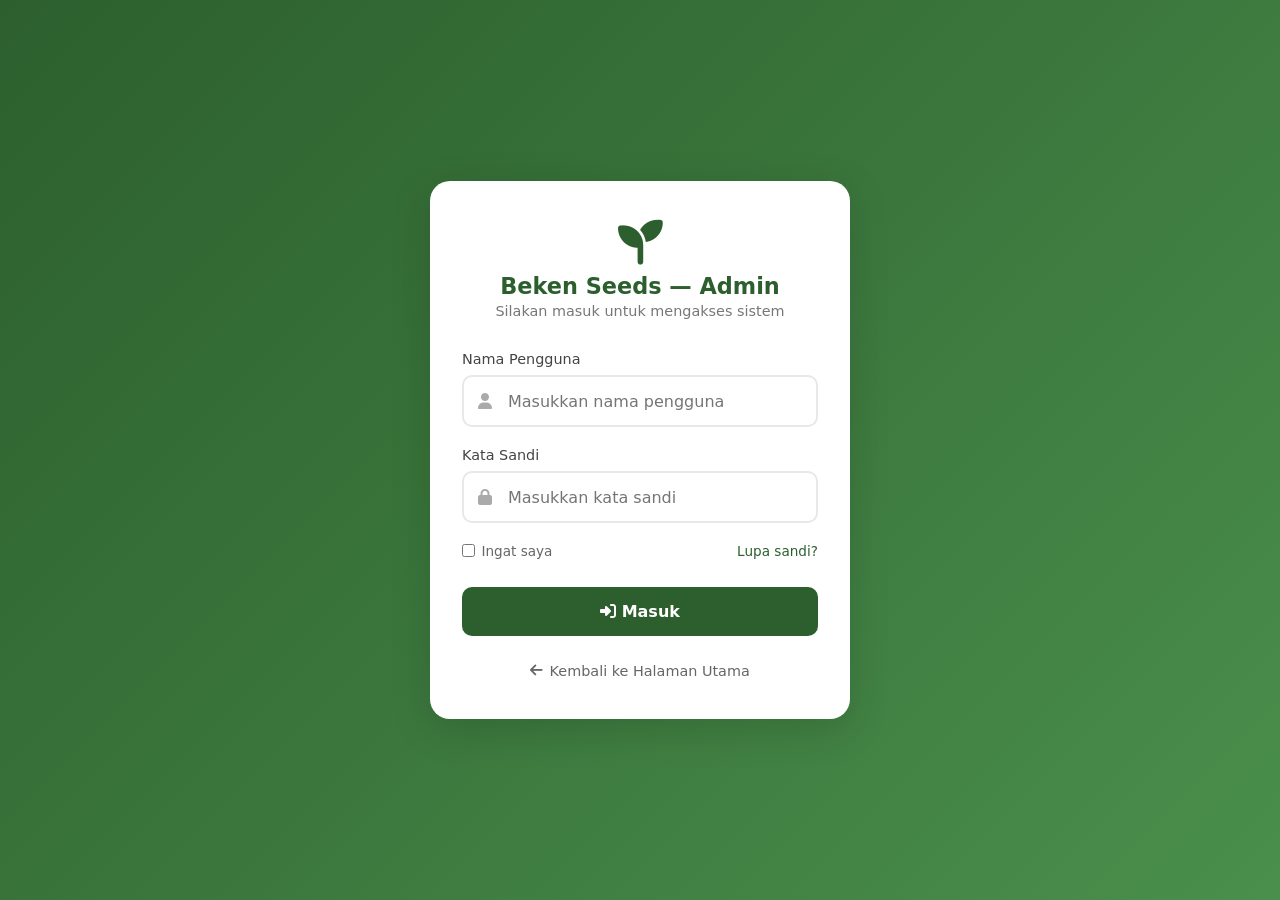
<file: login.html>
<!DOCTYPE html>
<html lang="id">
<head>
  <meta charset="UTF-8">
  <meta name="viewport" content="width=device-width, initial-scale=1.0">
  <title>Login Admin — Beken Seeds</title>
  <link rel="stylesheet" href="https://cdnjs.cloudflare.com/ajax/libs/font-awesome/6.4.0/css/all.min.css">
  <style>
    * {
      margin: 0;
      padding: 0;
      box-sizing: border-box;
      font-family: system-ui, -apple-system, sans-serif;
    }

    body {
      min-height: 100vh;
      display: flex;
      align-items: center;
      justify-content: center;
      background: linear-gradient(135deg, #2c5f2d 0%, #4a8f4c 100%);
      padding: 1rem;
    }

    .login-kotak {
      background: white;
      border-radius: 20px;
      padding: 2.5rem 2rem;
      width: 100%;
      max-width: 420px;
      box-shadow: 0 10px 40px rgba(0,0,0,0.15);
      animation: naik 0.4s ease-out;
    }

    @keyframes naik {
      from { opacity: 0; transform: translateY(20px); }
      to { opacity: 1; transform: translateY(0); }
    }

    .login-logo {
      text-align: center;
      margin-bottom: 2rem;
    }

    .login-logo i {
      font-size: 2.8rem;
      color: #2c5f2d;
      margin-bottom: 0.5rem;
    }

    .login-logo h2 {
      color: #2c5f2d;
      font-size: 1.4rem;
    }

    .login-logo p {
      color: #777;
      font-size: 0.9rem;
      margin-top: 0.25rem;
    }

    .form-grup {
      margin-bottom: 1.25rem;
    }

    .form-grup label {
      display: block;
      margin-bottom: 0.5rem;
      color: #444;
      font-weight: 500;
      font-size: 0.9rem;
    }

    .input-bungkus {
      position: relative;
    }

    .input-bungkus i {
      position: absolute;
      left: 1rem;
      top: 50%;
      transform: translateY(-50%);
      color: #aaa;
    }

    .form-input {
      width: 100%;
      padding: 0.9rem 1rem 0.9rem 2.75rem;
      border: 2px solid #e8e8e8;
      border-radius: 10px;
      font-size: 1rem;
      transition: 0.3s;
    }

    .form-input:focus {
      outline: none;
      border-color: #2c5f2d;
      box-shadow: 0 0 0 4px rgba(44, 95, 45, 0.12);
    }

    .tombol-login {
      width: 100%;
      padding: 0.95rem;
      background: #2c5f2d;
      color: white;
      border: none;
      border-radius: 10px;
      font-size: 1rem;
      font-weight: 600;
      cursor: pointer;
      transition: 0.3s;
      margin-top: 0.5rem;
    }

    .tombol-login:hover {
      background: #245025;
      transform: translateY(-2px);
      box-shadow: 0 4px 12px rgba(44, 95, 45, 0.3);
    }

    .tombol-login:disabled {
      opacity: 0.7;
      cursor: not-allowed;
      transform: none;
    }

    .pesan-salah {
      background: #ffebee;
      color: #c62828;
      padding: 0.75rem;
      border-radius: 8px;
      margin-top: 1rem;
      display: none;
      font-size: 0.9rem;
      align-items: center;
      gap: 0.5rem;
    }

    .kembali-link {
      text-align: center;
      margin-top: 1.5rem;
    }

    .kembali-link a {
      color: #666;
      text-decoration: none;
      font-size: 0.9rem;
      display: inline-flex;
      align-items: center;
      gap: 0.4rem;
      transition: 0.2s;
    }

    .kembali-link a:hover {
      color: #2c5f2d;
    }

    .ingat-sandi {
      display: flex;
      justify-content: space-between;
      align-items: center;
      margin: 0.75rem 0 1.25rem;
      font-size: 0.85rem;
    }

    .ingat-sandi label {
      color: #666;
      display: flex;
      align-items: center;
      gap: 0.4rem;
      cursor: pointer;
    }

    .ingat-sandi a {
      color: #2c5f2d;
      text-decoration: none;
    }
  </style>
</head>
<body>

  <div class="login-kotak">
    <div class="login-logo">
      <i class="fa-solid fa-seedling"></i>
      <h2>Beken Seeds — Admin</h2>
      <p>Silakan masuk untuk mengakses sistem</p>
    </div>

    <form id="formLogin" onsubmit="prosesLogin(event)">
      <div class="form-grup">
        <label for="username">Nama Pengguna</label>
        <div class="input-bungkus">
          <i class="fa-solid fa-user"></i>
          <input type="text" id="username" class="form-input" placeholder="Masukkan nama pengguna" required autocomplete="username">
        </div>
      </div>

      <div class="form-grup">
        <label for="password">Kata Sandi</label>
        <div class="input-bungkus">
          <i class="fa-solid fa-lock"></i>
          <input type="password" id="password" class="form-input" placeholder="Masukkan kata sandi" required autocomplete="current-password">
        </div>
      </div>

      <div class="ingat-sandi">
        <label>
          <input type="checkbox" id="ingatSandi"> Ingat saya
        </label>
        <a href="#" onclick="alert('Hubungi pemilik sistem untuk reset sandi'); return false;">Lupa sandi?</a>
      </div>

      <button type="submit" id="tombolMasuk" class="tombol-login">
        <i class="fa-solid fa-right-to-bracket"></i> Masuk
      </button>

      <div id="pesanError" class="pesan-salah">
        <i class="fa-solid fa-circle-exclamation"></i>
        <span id="teksError"></span>
      </div>
    </form>

    <div class="kembali-link">
      <a href="index.html"><i class="fa-solid fa-arrow-left"></i> Kembali ke Halaman Utama</a>
    </div>
  </div>

  <script src="js/api.js"></script>
  <script>
    // Login diverifikasi oleh server (api/auth.php) dengan password hash di MySQL.
    // Tidak ada username/password yang disimpan di JavaScript.

    // Cek jika sudah login → langsung ke dashboard
    window.onload = async function() {
      // "Ingat saya" hanya mengingat nama pengguna, bukan kata sandi
      const tersimpan = localStorage.getItem("beken_username");
      if (tersimpan) {
        document.getElementById("username").value = tersimpan;
        document.getElementById("ingatSandi").checked = true;
      }
      try {
        await apiRequest("api/auth.php");
        window.location.href = "dashboard.html";
      } catch (e) {
        // Belum login — tetap di halaman ini
      }
    };

    async function prosesLogin(e) {
      e.preventDefault();

      const user = document.getElementById("username").value.trim();
      const pass = document.getElementById("password").value;
      const tombol = document.getElementById("tombolMasuk");
      const pesan = document.getElementById("pesanError");
      const teks = document.getElementById("teksError");

      // Sembunyikan pesan error
      pesan.style.display = "none";

      if (!user || !pass) {
        teks.textContent = "Nama pengguna dan kata sandi wajib diisi";
        pesan.style.display = "flex";
        return;
      }

      // Nonaktifkan tombol
      tombol.disabled = true;
      tombol.innerHTML = '<i class="fa-solid fa-spinner fa-spin"></i> Memproses...';

      try {
        await apiRequest("api/auth.php", {
          method: "POST",
          body: { action: "login", username: user, password: pass }
        });
        // BERHASIL
        if (document.getElementById("ingatSandi").checked) {
          localStorage.setItem("beken_username", user);
        } else {
          localStorage.removeItem("beken_username");
        }
        window.location.href = "dashboard.html";
      } catch (err) {
        // GAGAL
        teks.textContent = err.message;
        pesan.style.display = "flex";
        tombol.disabled = false;
        tombol.innerHTML = '<i class="fa-solid fa-right-to-bracket"></i> Masuk';
      }
    }
  </script>

</body>
</html>
</file>
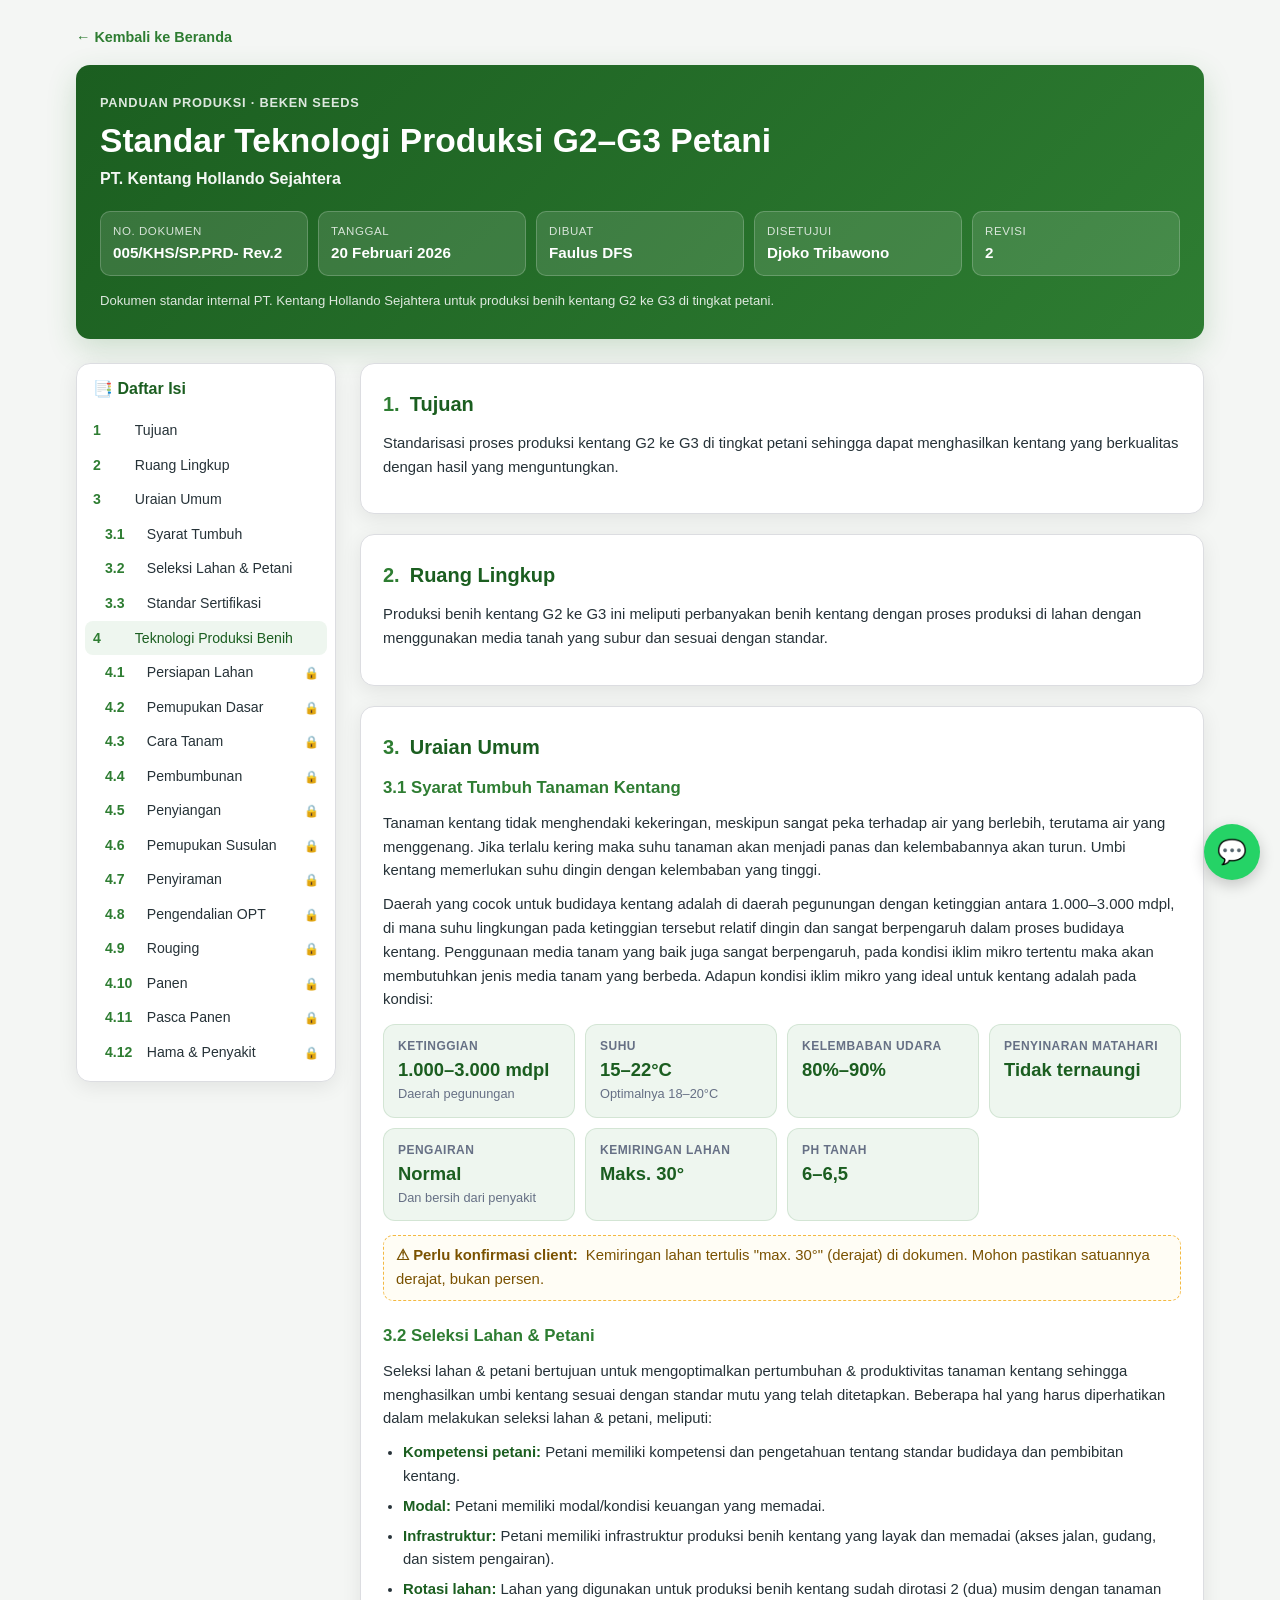
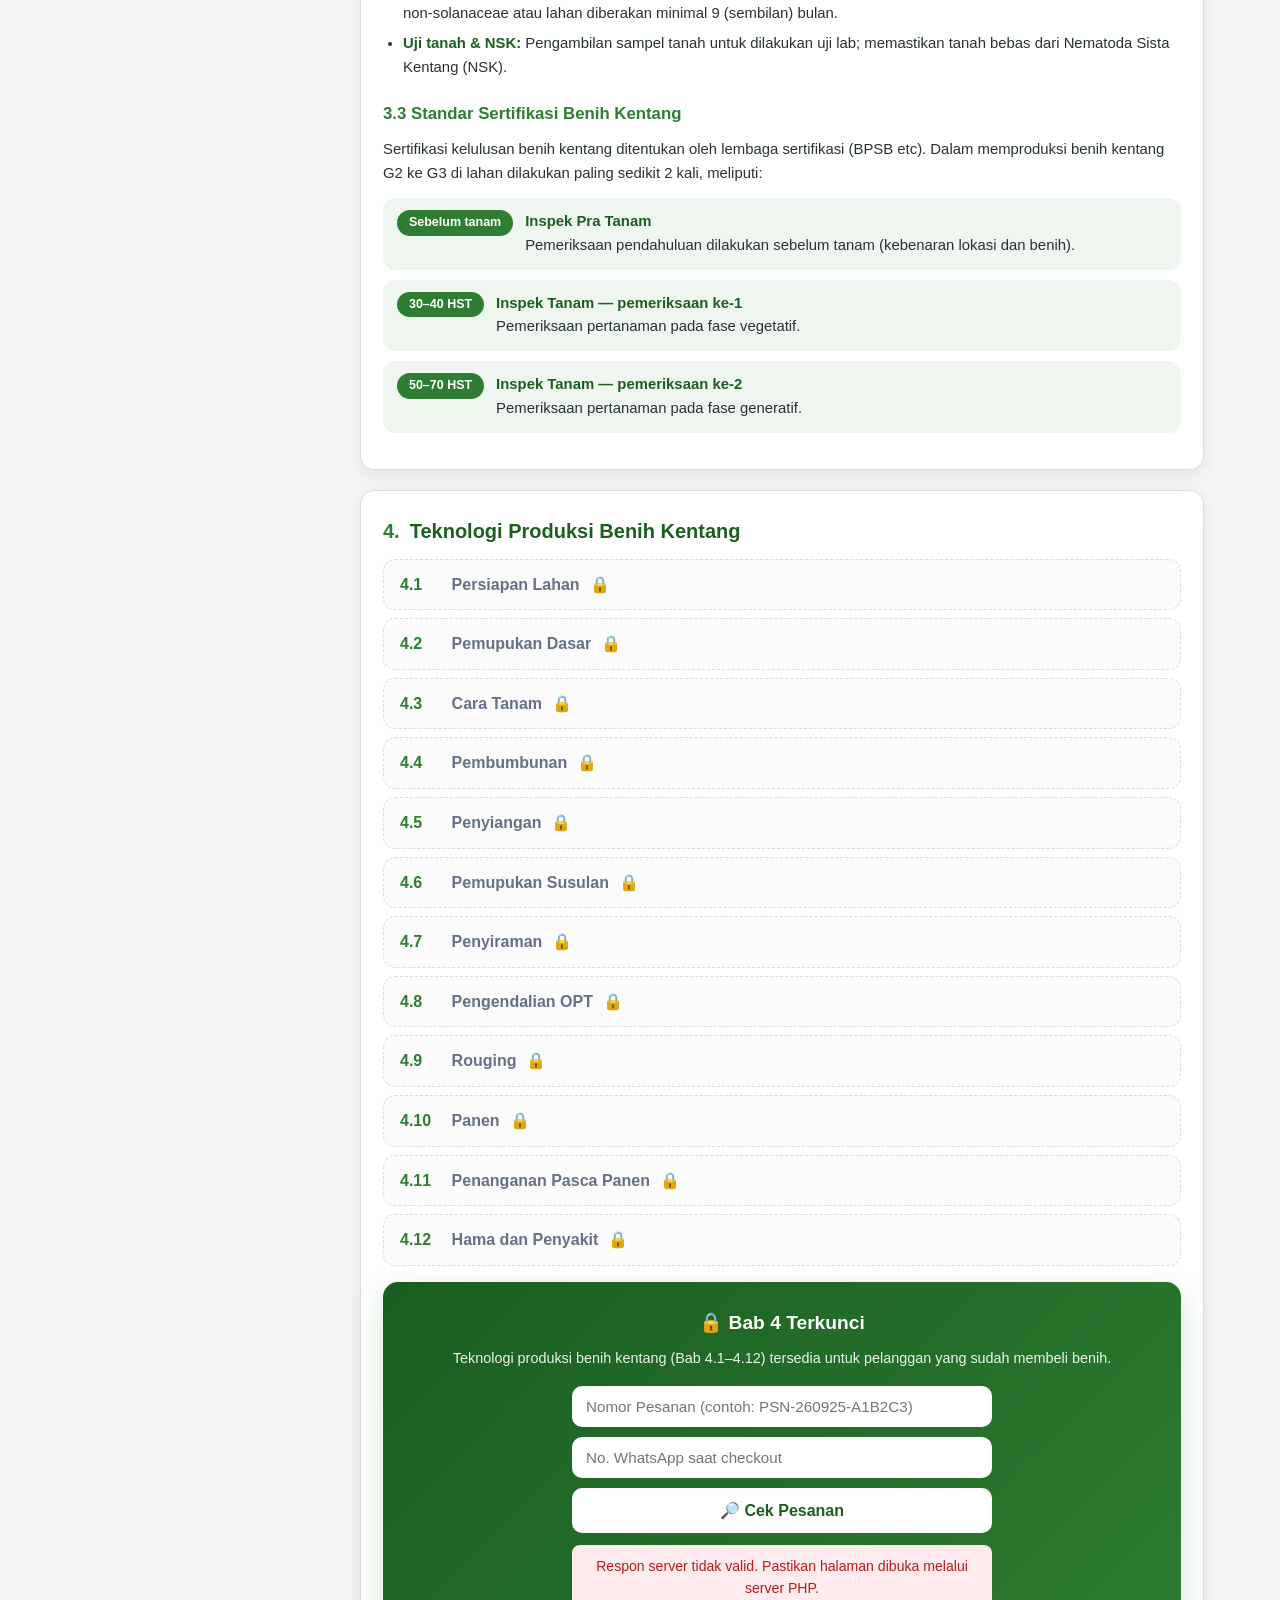
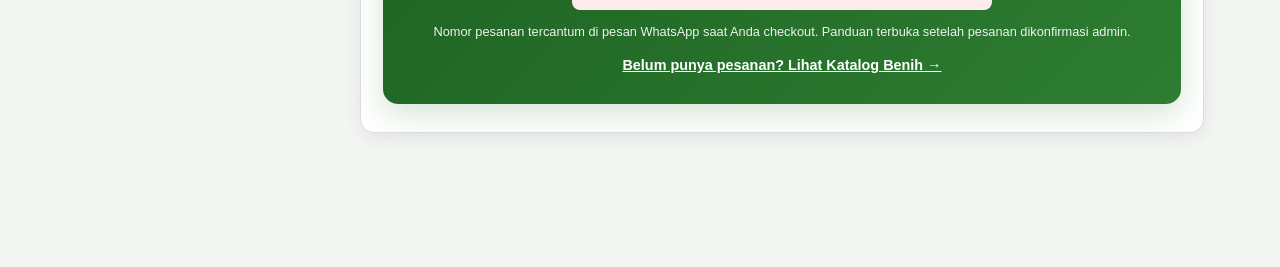
<file: panduan-kentang.html>
<!DOCTYPE html>
<html lang="id">
<head>
    <meta charset="UTF-8">
    <meta name="viewport" content="width=device-width, initial-scale=1.0">
    <title>Standar Teknologi Produksi G2–G3 — Beken Seeds</title>
    <meta name="description" content="Standar Teknologi Produksi G2–G3 Petani, PT. Kentang Hollando Sejahtera (No. 005/KHS/SP.PRD- Rev.2).">
    <style>
        :root {
            --primary-color: #2E7D32;
            --primary-dark: #1B5E20;
            --primary-light: #81C784;
            --accent-color: #F4B942;
            --bg-main: #F4F6F4;
            --surface: #FFFFFF;
            --surface-soft: #EEF6EF;
            --text-main: #263238;
            --text-muted: #667085;
            --border-color: #DCDDE1;
            --shadow: 0 5px 20px rgba(0,0,0,.08);
            --radius: 14px;
            --success: #2E7D32;
            --warning-bg: #FFF8E1;
            --warning-text: #7A5200;
            --warning-border: #F4B942;
            --danger-bg: #FFEBEE;
            --danger-text: #B71C1C;
        }
        * {
            box-sizing: border-box;
            margin: 0;
            padding: 0;
            font-family: "Segoe UI", Tahoma, Geneva, Verdana, sans-serif;
        }
        html { scroll-behavior: smooth; scroll-padding-top: 16px; }
        body {
            background: var(--bg-main);
            color: var(--text-main);
            line-height: 1.6;
            padding-bottom: 90px;
            overflow-wrap: break-word;
        }
        a { color: var(--primary-color); }
        .container {
            width: 100%;
            max-width: 1160px;
            margin: 0 auto;
            padding: 24px 16px;
        }
        .back-link {
            display: inline-flex; align-items: center; gap: 6px;
            margin-bottom: 16px; font-size: .9rem; font-weight: 700; text-decoration: none;
        }

        /* ---------- Header dokumen ---------- */
        .doc-header {
            background: linear-gradient(135deg, var(--primary-dark), var(--primary-color));
            color: white;
            border-radius: var(--radius);
            padding: 28px 24px;
            box-shadow: 0 10px 30px rgba(46,125,50,.2);
            margin-bottom: 24px;
        }
        .doc-header .doc-kicker {
            font-size: .8rem; font-weight: 700; letter-spacing: .06em;
            text-transform: uppercase; opacity: .85;
        }
        .doc-header h1 {
            font-size: clamp(1.4rem, 4vw, 2.1rem);
            line-height: 1.25;
            margin: 6px 0 4px;
        }
        .doc-header .doc-company { font-weight: 600; opacity: .95; }
        .doc-meta {
            display: grid;
            grid-template-columns: repeat(auto-fit, minmax(150px, 1fr));
            gap: 10px;
            margin-top: 20px;
        }
        .doc-meta div {
            background: rgba(255,255,255,.12);
            border: 1px solid rgba(255,255,255,.2);
            border-radius: 10px;
            padding: 10px 12px;
            min-width: 0;
        }
        .doc-meta dt { font-size: .72rem; text-transform: uppercase; letter-spacing: .05em; opacity: .8; }
        .doc-meta dd { font-weight: 700; font-size: .95rem; }
        .doc-note { margin-top: 14px; font-size: .82rem; opacity: .85; }

        /* ---------- Layout + daftar isi ---------- */
        .doc-layout { display: grid; grid-template-columns: minmax(0, 1fr); gap: 24px; }
        .toc {
            position: sticky; top: 0; z-index: 20;
            background: var(--surface);
            border: 1px solid var(--border-color);
            border-radius: var(--radius);
            box-shadow: var(--shadow);
        }
        .toc summary {
            cursor: pointer; list-style: none;
            padding: 12px 16px; font-weight: 800; color: var(--primary-dark);
            display: flex; justify-content: space-between; align-items: center; gap: 8px;
        }
        .toc summary::-webkit-details-marker { display: none; }
        .toc summary::after { content: "▾"; transition: transform .2s; }
        .toc[open] summary::after { transform: rotate(180deg); }
        .toc ol {
            list-style: none;
            padding: 0 8px 12px;
            max-height: 60vh;
            overflow-y: auto;
        }
        .toc li a {
            display: flex; gap: 8px; align-items: baseline;
            padding: 6px 8px; border-radius: 8px;
            color: var(--text-main); text-decoration: none; font-size: .88rem;
        }
        .toc li a:hover, .toc li a.aktif { background: var(--surface-soft); color: var(--primary-dark); }
        .toc li a .toc-no { font-weight: 800; color: var(--primary-color); min-width: 2.4em; }
        .toc li.toc-sub a { padding-left: 20px; }
        .toc .toc-kunci { margin-left: auto; font-size: .75rem; }
        .unlocked .toc .toc-kunci { display: none; }

        @media (min-width: 960px) {
            .doc-layout { grid-template-columns: 260px minmax(0, 1fr); align-items: start; }
            .toc { top: 16px; }
            .toc summary { cursor: default; pointer-events: none; }
            .toc summary::after { display: none; }
            .toc ol { max-height: calc(100vh - 90px); }
        }

        /* ---------- Isi dokumen ---------- */
        .doc-section {
            background: var(--surface);
            border: 1px solid var(--border-color);
            border-radius: var(--radius);
            box-shadow: var(--shadow);
            padding: 24px 22px;
            margin-bottom: 20px;
            min-width: 0;
        }
        .doc-section > h2 {
            color: var(--primary-dark);
            font-size: 1.25rem;
            margin-bottom: 12px;
            display: flex; gap: 10px; align-items: baseline;
        }
        .doc-section h3 {
            color: var(--primary-color);
            font-size: 1.05rem;
            margin: 22px 0 10px;
        }
        .doc-section h2 + h3, .doc-section h3:first-child { margin-top: 0; }
        .doc-section h4 { font-size: .95rem; margin: 18px 0 8px; color: var(--text-main); }
        .doc-section p { font-size: .93rem; margin-bottom: 10px; }
        .doc-section ul, .doc-section ol.isi { padding-left: 20px; margin-bottom: 12px; font-size: .93rem; }
        .doc-section li { margin-bottom: 6px; }
        .doc-section li strong { color: var(--primary-dark); }
        .sec-no { color: var(--primary-color); }

        .param-grid {
            display: grid;
            grid-template-columns: repeat(auto-fit, minmax(160px, 1fr));
            gap: 10px;
            margin: 12px 0 14px;
        }
        .param-card {
            background: var(--surface-soft);
            border: 1px solid rgba(46,125,50,.14);
            border-radius: 12px;
            padding: 12px 14px;
            min-width: 0;
        }
        .param-card .param-label { font-size: .75rem; font-weight: 700; color: var(--text-muted); text-transform: uppercase; letter-spacing: .04em; }
        .param-card .param-nilai { font-size: 1.15rem; font-weight: 800; color: var(--primary-dark); line-height: 1.3; margin: 2px 0; }
        .param-card .param-ket { font-size: .8rem; color: var(--text-muted); }

        .hst-list { list-style: none; padding: 0 !important; margin: 12px 0 14px; display: grid; gap: 10px; }
        .hst-list li {
            display: grid; grid-template-columns: auto minmax(0, 1fr); gap: 12px; align-items: start;
            background: var(--surface-soft); border-radius: 12px; padding: 12px 14px; margin: 0;
        }
        .badge-hst {
            display: inline-block;
            background: var(--primary-color); color: white;
            border-radius: 50px; padding: 3px 12px;
            font-size: .78rem; font-weight: 800; white-space: nowrap;
        }
        .hst-list .hst-judul { font-weight: 800; color: var(--primary-dark); display: block; }

        .callout {
            border-left: 4px solid var(--primary-color);
            background: var(--surface-soft);
            border-radius: 0 10px 10px 0;
            padding: 12px 14px;
            margin: 12px 0 14px;
            font-size: .88rem;
        }
        .callout strong { display: block; margin-bottom: 2px; }
        .callout-kimia { border-left-color: #C62828; background: var(--danger-bg); color: #5D1A1A; }
        .callout-penting { border-left-color: var(--accent-color); background: var(--warning-bg); color: #5C4300; }

        .review {
            display: block;
            border: 1px dashed var(--warning-border);
            background: #FFFDF5;
            color: var(--warning-text);
            border-radius: 10px;
            padding: 8px 12px;
            margin: 8px 0 14px;
            font-size: .8rem;
        }
        .review b { margin-right: 4px; }

        .tabel-wrap {
            width: 100%;
            overflow-x: auto;
            -webkit-overflow-scrolling: touch;
            margin: 10px 0 8px;
            border: 1px solid var(--border-color);
            border-radius: 10px;
        }
        .tabel-wrap table { width: 100%; border-collapse: collapse; font-size: .85rem; min-width: 420px; }
        .tabel-wrap caption { text-align: left; font-weight: 700; padding: 10px 12px; color: var(--primary-dark); }
        .tabel-wrap th, .tabel-wrap td { padding: 8px 12px; border-top: 1px solid var(--border-color); text-align: left; vertical-align: top; }
        .tabel-wrap thead th { background: var(--surface-soft); color: var(--primary-dark); font-weight: 800; }
        .tabel-wrap tbody tr:nth-child(even) td { background: #FAFBFA; }
        .tabel-catatan { font-size: .8rem !important; color: var(--text-muted); }

        /* ---------- Accordion Bab 4 ---------- */
        .bab-tools { display: flex; gap: 8px; flex-wrap: wrap; margin: 4px 0 14px; }
        .bab-tools[hidden] { display: none; }
        .btn-kecil {
            border: 1px solid var(--primary-color); background: white; color: var(--primary-dark);
            border-radius: 50px; padding: 6px 14px; font-weight: 700; font-size: .82rem; cursor: pointer;
        }
        .btn-kecil:hover { background: var(--surface-soft); }
        .bab {
            border: 1px solid var(--border-color);
            border-radius: 12px;
            margin-bottom: 10px;
            background: white;
            min-width: 0;
        }
        .bab > summary {
            cursor: pointer; list-style: none;
            padding: 14px 16px;
            display: flex; gap: 10px; align-items: center;
            font-weight: 800; color: var(--primary-dark);
        }
        .bab > summary::-webkit-details-marker { display: none; }
        .bab > summary::after { content: "＋"; margin-left: auto; color: var(--primary-color); }
        .bab[open] > summary::after { content: "－"; }
        .bab[open] > summary { border-bottom: 1px solid var(--border-color); }
        .bab-isi { padding: 14px 16px 6px; min-width: 0; }
        .bab-terkunci {
            display: flex; gap: 10px; align-items: center;
            border: 1px dashed var(--border-color); border-radius: 12px;
            padding: 12px 16px; margin-bottom: 8px;
            color: var(--text-muted); font-weight: 700; background: #FAFBFA;
        }
        .bab-terkunci .sec-no, .bab > summary .sec-no { min-width: 2.6em; }

        .org-grup { margin-top: 18px; }
        .org-grup > h4 { font-size: 1rem; color: var(--primary-dark); margin-bottom: 10px; }
        .org-grid { display: grid; grid-template-columns: minmax(0, 1fr); gap: 12px; }
        @media (min-width: 1100px) { .org-grid { grid-template-columns: repeat(2, minmax(0, 1fr)); } }
        .org {
            border: 1px solid rgba(46,125,50,.16); border-radius: 12px;
            padding: 14px 16px; background: var(--surface-soft); min-width: 0;
        }
        .org h5 { font-size: .98rem; color: var(--text-main); line-height: 1.35; }
        .org .org-latin { font-style: italic; color: var(--text-muted); font-size: .85rem; margin-bottom: 8px; }
        .org dl { font-size: .86rem; }
        .org dt { font-weight: 800; color: var(--primary-dark); margin-top: 8px; }
        .org dd { margin: 0; }
        .org-bahan {
            margin-top: 10px; padding: 10px 12px; border-radius: 10px;
            background: white; border: 1px solid #F3C4C4; font-size: .84rem;
        }
        .org-bahan b { color: #8E2424; }
        .org-bahan ul { margin: 4px 0 0; padding-left: 18px; }
        .org-bahan .org-catatan { font-size: .78rem; color: var(--text-muted); margin: 6px 0 0; }

        /* ---------- Kotak akses ---------- */
        .paywall-box {
            background: linear-gradient(135deg, var(--primary-dark), var(--primary-color));
            color: white;
            padding: 26px 20px;
            border-radius: 15px;
            text-align: center;
            box-shadow: 0 10px 30px rgba(46,125,50,.2);
            margin: 16px 0 4px;
        }
        .paywall-box h3 { font-size: 1.2rem; margin-bottom: 8px; color: white; }
        .paywall-box p { opacity: .92; font-size: .9rem; margin-bottom: 16px; }
        .btn-buy {
            display: inline-flex; align-items: center; justify-content: center; gap: 8px;
            background: white; color: var(--primary-dark);
            padding: 13px 28px; border-radius: 10px;
            font-weight: 800; text-decoration: none; transition: .25s; border: none; font-size: 1rem;
        }
        .btn-buy:hover { transform: translateY(-3px); box-shadow: 0 8px 20px rgba(0,0,0,.15); }
        .akses-form { display: grid; gap: 10px; max-width: 420px; margin: 0 auto 12px; }
        .akses-form input {
            width: 100%; padding: 12px 14px; border: 0; border-radius: 10px;
            font-size: .95rem; color: var(--text-main);
        }
        .akses-form input:focus { outline: 3px solid rgba(255,255,255,.5); }
        .akses-form .btn-buy { width: 100%; cursor: pointer; }
        .akses-form .btn-buy:disabled { opacity: .7; cursor: wait; transform: none; }
        .akses-pesan:empty { display: none; }
        .akses-pesan {
            max-width: 420px; margin: 0 auto 12px !important; padding: 10px 12px;
            border-radius: 8px; font-size: .88rem !important; opacity: 1 !important;
        }
        .akses-warning { background: var(--warning-bg); color: var(--warning-text); }
        .akses-error { background: var(--danger-bg); color: var(--danger-text); }
        .akses-info { font-size: .8rem !important; margin-bottom: 10px !important; }
        .btn-link { color: white; font-weight: 700; font-size: .9rem; text-decoration: underline; }
        .status-badge {
            display: inline-block; background: var(--success); color: white;
            padding: 6px 14px; border-radius: 50px; font-size: .8rem; font-weight: 700; margin-bottom: 12px;
        }
        .status-badge[hidden] { display: none; }
        .unlocked .paywall-box, .unlocked .bab-terkunci { display: none; }

        .floating-wa {
            position: fixed; right: 20px; bottom: 20px; z-index: 999;
            width: 56px; height: 56px;
            display: flex; align-items: center; justify-content: center;
            border-radius: 50%; background: #25D366; color: white;
            font-size: 1.5rem; text-decoration: none; box-shadow: 0 5px 15px rgba(0,0,0,.2);
        }

        @media (max-width: 480px) {
            .doc-header { padding: 22px 16px; }
            .doc-section { padding: 18px 14px; }
            .bab-isi { padding: 12px 12px 4px; }
            .hst-list li { grid-template-columns: minmax(0, 1fr); gap: 6px; }
            .badge-hst { justify-self: start; white-space: normal; }
            .doc-meta { grid-template-columns: repeat(2, minmax(0, 1fr)); }
        }
    </style>
</head>
<body>

<div class="container" id="guide-wrapper">
    <a href="index.html#panduan" class="back-link">← Kembali ke Beranda</a>

    <!-- HEADER DOKUMEN -->
    <header class="doc-header">
        <div class="doc-kicker">Panduan Produksi · Beken Seeds</div>
        <h1>Standar Teknologi Produksi G2–G3 Petani</h1>
        <div class="doc-company">PT. Kentang Hollando Sejahtera</div>
        <dl class="doc-meta">
            <div><dt>No. Dokumen</dt><dd>005/KHS/SP.PRD- Rev.2</dd></div>
            <div><dt>Tanggal</dt><dd>20 Februari 2026</dd></div>
            <div><dt>Dibuat</dt><dd>Faulus DFS</dd></div>
            <div><dt>Disetujui</dt><dd>Djoko Tribawono</dd></div>
            <div><dt>Revisi</dt><dd>2</dd></div>
        </dl>
        <p class="doc-note">Dokumen standar internal PT. Kentang Hollando Sejahtera untuk produksi benih kentang G2 ke G3 di tingkat petani.</p>
    </header>

    <div class="doc-layout">
        <!-- DAFTAR ISI -->
        <nav aria-label="Daftar isi">
            <details class="toc" id="toc" open>
                <summary>📑 Daftar Isi</summary>
                <ol>
                    <li><a href="#bab-1"><span class="toc-no">1</span> Tujuan</a></li>
                    <li><a href="#bab-2"><span class="toc-no">2</span> Ruang Lingkup</a></li>
                    <li><a href="#bab-3"><span class="toc-no">3</span> Uraian Umum</a></li>
                    <li class="toc-sub"><a href="#bab-3-1"><span class="toc-no">3.1</span> Syarat Tumbuh</a></li>
                    <li class="toc-sub"><a href="#bab-3-2"><span class="toc-no">3.2</span> Seleksi Lahan &amp; Petani</a></li>
                    <li class="toc-sub"><a href="#bab-3-3"><span class="toc-no">3.3</span> Standar Sertifikasi</a></li>
                    <li><a href="#bab-4"><span class="toc-no">4</span> Teknologi Produksi Benih</a></li>
                    <li class="toc-sub"><a href="#bab-4-1"><span class="toc-no">4.1</span> Persiapan Lahan <span class="toc-kunci">🔒</span></a></li>
                    <li class="toc-sub"><a href="#bab-4-2"><span class="toc-no">4.2</span> Pemupukan Dasar <span class="toc-kunci">🔒</span></a></li>
                    <li class="toc-sub"><a href="#bab-4-3"><span class="toc-no">4.3</span> Cara Tanam <span class="toc-kunci">🔒</span></a></li>
                    <li class="toc-sub"><a href="#bab-4-4"><span class="toc-no">4.4</span> Pembumbunan <span class="toc-kunci">🔒</span></a></li>
                    <li class="toc-sub"><a href="#bab-4-5"><span class="toc-no">4.5</span> Penyiangan <span class="toc-kunci">🔒</span></a></li>
                    <li class="toc-sub"><a href="#bab-4-6"><span class="toc-no">4.6</span> Pemupukan Susulan <span class="toc-kunci">🔒</span></a></li>
                    <li class="toc-sub"><a href="#bab-4-7"><span class="toc-no">4.7</span> Penyiraman <span class="toc-kunci">🔒</span></a></li>
                    <li class="toc-sub"><a href="#bab-4-8"><span class="toc-no">4.8</span> Pengendalian OPT <span class="toc-kunci">🔒</span></a></li>
                    <li class="toc-sub"><a href="#bab-4-9"><span class="toc-no">4.9</span> Rouging <span class="toc-kunci">🔒</span></a></li>
                    <li class="toc-sub"><a href="#bab-4-10"><span class="toc-no">4.10</span> Panen <span class="toc-kunci">🔒</span></a></li>
                    <li class="toc-sub"><a href="#bab-4-11"><span class="toc-no">4.11</span> Pasca Panen <span class="toc-kunci">🔒</span></a></li>
                    <li class="toc-sub"><a href="#bab-4-12"><span class="toc-no">4.12</span> Hama &amp; Penyakit <span class="toc-kunci">🔒</span></a></li>
                </ol>
            </details>
        </nav>

        <main>
            <!-- BAB 1–3: PUBLIK -->
            <section class="doc-section" id="bab-1">
                <h2><span class="sec-no">1.</span> Tujuan</h2>
                <p>Standarisasi proses produksi kentang G2 ke G3 di tingkat petani sehingga dapat menghasilkan kentang yang berkualitas dengan hasil yang menguntungkan.</p>
            </section>

            <section class="doc-section" id="bab-2">
                <h2><span class="sec-no">2.</span> Ruang Lingkup</h2>
                <p>Produksi benih kentang G2 ke G3 ini meliputi perbanyakan benih kentang dengan proses produksi di lahan dengan menggunakan media tanah yang subur dan sesuai dengan standar.</p>
            </section>

            <section class="doc-section" id="bab-3">
                <h2><span class="sec-no">3.</span> Uraian Umum</h2>

                <h3 id="bab-3-1">3.1 Syarat Tumbuh Tanaman Kentang</h3>
                <p>Tanaman kentang tidak menghendaki kekeringan, meskipun sangat peka terhadap air yang berlebih, terutama air yang menggenang. Jika terlalu kering maka suhu tanaman akan menjadi panas dan kelembabannya akan turun. Umbi kentang memerlukan suhu dingin dengan kelembaban yang tinggi.</p>
                <p>Daerah yang cocok untuk budidaya kentang adalah di daerah pegunungan dengan ketinggian antara 1.000–3.000 mdpl, di mana suhu lingkungan pada ketinggian tersebut relatif dingin dan sangat berpengaruh dalam proses budidaya kentang. Penggunaan media tanam yang baik juga sangat berpengaruh, pada kondisi iklim mikro tertentu maka akan membutuhkan jenis media tanam yang berbeda. Adapun kondisi iklim mikro yang ideal untuk kentang adalah pada kondisi:</p>
                <div class="param-grid">
                    <div class="param-card"><div class="param-label">Ketinggian</div><div class="param-nilai">1.000–3.000 mdpl</div><div class="param-ket">Daerah pegunungan</div></div>
                    <div class="param-card"><div class="param-label">Suhu</div><div class="param-nilai">15–22°C</div><div class="param-ket">Optimalnya 18–20°C</div></div>
                    <div class="param-card"><div class="param-label">Kelembaban udara</div><div class="param-nilai">80%–90%</div></div>
                    <div class="param-card"><div class="param-label">Penyinaran matahari</div><div class="param-nilai">Tidak ternaungi</div></div>
                    <div class="param-card"><div class="param-label">Pengairan</div><div class="param-nilai">Normal</div><div class="param-ket">Dan bersih dari penyakit</div></div>
                    <div class="param-card"><div class="param-label">Kemiringan lahan</div><div class="param-nilai">Maks. 30°</div></div>
                    <div class="param-card"><div class="param-label">pH tanah</div><div class="param-nilai">6–6,5</div></div>
                </div>
                <p class="review"><b>⚠ Perlu konfirmasi client:</b> <span>Kemiringan lahan tertulis "max. 30°" (derajat) di dokumen. Mohon pastikan satuannya derajat, bukan persen.</span></p>

                <h3 id="bab-3-2">3.2 Seleksi Lahan &amp; Petani</h3>
                <p>Seleksi lahan &amp; petani bertujuan untuk mengoptimalkan pertumbuhan &amp; produktivitas tanaman kentang sehingga menghasilkan umbi kentang sesuai dengan standar mutu yang telah ditetapkan. Beberapa hal yang harus diperhatikan dalam melakukan seleksi lahan &amp; petani, meliputi:</p>
                <ul>
                    <li><strong>Kompetensi petani:</strong> Petani memiliki kompetensi dan pengetahuan tentang standar budidaya dan pembibitan kentang.</li>
                    <li><strong>Modal:</strong> Petani memiliki modal/kondisi keuangan yang memadai.</li>
                    <li><strong>Infrastruktur:</strong> Petani memiliki infrastruktur produksi benih kentang yang layak dan memadai (akses jalan, gudang, dan sistem pengairan).</li>
                    <li><strong>Rotasi lahan:</strong> Lahan yang digunakan untuk produksi benih kentang sudah dirotasi 2 (dua) musim dengan tanaman non-solanaceae atau lahan diberakan minimal 9 (sembilan) bulan.</li>
                    <li><strong>Uji tanah &amp; NSK:</strong> Pengambilan sampel tanah untuk dilakukan uji lab; memastikan tanah bebas dari Nematoda Sista Kentang (NSK).</li>
                </ul>

                <h3 id="bab-3-3">3.3 Standar Sertifikasi Benih Kentang</h3>
                <p>Sertifikasi kelulusan benih kentang ditentukan oleh lembaga sertifikasi (BPSB etc). Dalam memproduksi benih kentang G2 ke G3 di lahan dilakukan paling sedikit 2 kali, meliputi:</p>
                <ul class="hst-list">
                    <li><span class="badge-hst">Sebelum tanam</span><div><span class="hst-judul">Inspek Pra Tanam</span>Pemeriksaan pendahuluan dilakukan sebelum tanam (kebenaran lokasi dan benih).</div></li>
                    <li><span class="badge-hst">30–40 HST</span><div><span class="hst-judul">Inspek Tanam — pemeriksaan ke-1</span>Pemeriksaan pertanaman pada fase vegetatif.</div></li>
                    <li><span class="badge-hst">50–70 HST</span><div><span class="hst-judul">Inspek Tanam — pemeriksaan ke-2</span>Pemeriksaan pertanaman pada fase generatif.</div></li>
                </ul>
            </section>

            <!-- BAB 4: TERKUNCI -->
            <section class="doc-section" id="bab-4">
                <h2><span class="sec-no">4.</span> Teknologi Produksi Benih Kentang</h2>
                <span class="status-badge" id="statusAkses" hidden>✅ Akses aktif — Versi Lengkap</span>
                <div class="bab-tools" id="babTools" hidden>
                    <button type="button" class="btn-kecil" id="btnBukaSemua">Buka semua</button>
                    <button type="button" class="btn-kecil" id="btnTutupSemua">Tutup semua</button>
                </div>

                <!-- Isi asli Bab 4 tidak ada di HTML; dikirim server (api/akses_panduan.php)
                     hanya untuk sesi dengan pesanan terverifikasi. -->
                <div id="isiBab4">
                    <div class="bab-terkunci" id="bab-4-1"><span class="sec-no">4.1</span> Persiapan Lahan <span aria-hidden="true">🔒</span></div>
                    <div class="bab-terkunci" id="bab-4-2"><span class="sec-no">4.2</span> Pemupukan Dasar <span aria-hidden="true">🔒</span></div>
                    <div class="bab-terkunci" id="bab-4-3"><span class="sec-no">4.3</span> Cara Tanam <span aria-hidden="true">🔒</span></div>
                    <div class="bab-terkunci" id="bab-4-4"><span class="sec-no">4.4</span> Pembumbunan <span aria-hidden="true">🔒</span></div>
                    <div class="bab-terkunci" id="bab-4-5"><span class="sec-no">4.5</span> Penyiangan <span aria-hidden="true">🔒</span></div>
                    <div class="bab-terkunci" id="bab-4-6"><span class="sec-no">4.6</span> Pemupukan Susulan <span aria-hidden="true">🔒</span></div>
                    <div class="bab-terkunci" id="bab-4-7"><span class="sec-no">4.7</span> Penyiraman <span aria-hidden="true">🔒</span></div>
                    <div class="bab-terkunci" id="bab-4-8"><span class="sec-no">4.8</span> Pengendalian OPT <span aria-hidden="true">🔒</span></div>
                    <div class="bab-terkunci" id="bab-4-9"><span class="sec-no">4.9</span> Rouging <span aria-hidden="true">🔒</span></div>
                    <div class="bab-terkunci" id="bab-4-10"><span class="sec-no">4.10</span> Panen <span aria-hidden="true">🔒</span></div>
                    <div class="bab-terkunci" id="bab-4-11"><span class="sec-no">4.11</span> Penanganan Pasca Panen <span aria-hidden="true">🔒</span></div>
                    <div class="bab-terkunci" id="bab-4-12"><span class="sec-no">4.12</span> Hama dan Penyakit <span aria-hidden="true">🔒</span></div>
                </div>

                <!-- KOTAK AKSES: verifikasi pesanan -->
                <div class="paywall-box" id="pay-section">
                    <h3>🔒 Bab 4 Terkunci</h3>
                    <p>Teknologi produksi benih kentang (Bab 4.1–4.12) tersedia untuk pelanggan yang sudah membeli benih.</p>
                    <form class="akses-form" id="formAkses" novalidate>
                        <input type="text" id="aksesKode" placeholder="Nomor Pesanan (contoh: PSN-260925-A1B2C3)" maxlength="30" autocomplete="off" aria-label="Nomor pesanan" required>
                        <input type="tel" id="aksesWa" placeholder="No. WhatsApp saat checkout" maxlength="20" aria-label="Nomor WhatsApp saat checkout" required>
                        <button type="submit" class="btn-buy" id="btnCekPesanan">🔎 Cek Pesanan</button>
                    </form>
                    <p class="akses-pesan" id="aksesPesan" role="status" aria-live="polite"></p>
                    <p class="akses-info">Nomor pesanan tercantum di pesan WhatsApp saat Anda checkout. Panduan terbuka setelah pesanan dikonfirmasi admin.</p>
                    <a href="index.html#katalog" class="btn-link">Belum punya pesanan? Lihat Katalog Benih →</a>
                </div>
            </section>
        </main>
    </div>
</div>

<!-- Tombol WhatsApp -->
<a href="https://wa.me/6285797187917" target="_blank" rel="noopener noreferrer" class="floating-wa" aria-label="Hubungi kami via WhatsApp">💬</a>

<script src="js/api.js"></script>
<script>
    // Akses panduan ditentukan server berdasarkan pesanan di database
    // (api/akses_panduan.php). Tidak ada status akses yang disimpan di browser.
    const wrapper = document.getElementById('guide-wrapper');
    const pesanEl = document.getElementById('aksesPesan');
    const toc = document.getElementById('toc');
    const layarKecil = matchMedia('(max-width: 959px)');

    function tampilkanPesanAkses(teks, jenis = 'info') {
        pesanEl.textContent = teks;
        pesanEl.className = 'akses-pesan akses-' + jenis;
    }

    /* ---------- Render blok konten Bab 4 (semua teks di-escape) ---------- */
    const e = escapeHTML;

    function renderItemList(item) {
        if (typeof item === 'string') return `<li>${e(item)}</li>`;
        return `<li><strong>${e(item.judul)}</strong> ${e(item.teks)}</li>`;
    }

    function renderReview(teks) {
        return `<p class="review"><b>⚠ Perlu konfirmasi client:</b> <span>${e(teks)}</span></p>`;
    }

    function renderOrganisme(o) {
        const rincian = (o.rincian || []).map(([label, teks]) =>
            `<dt>${e(label)}</dt><dd>${e(teks)}</dd>`).join('');
        const bahan = o.bahan ? `
            <div class="org-bahan">
                <b>${e(o.bahan.label)} (referensi dokumen)</b>
                <ul>${o.bahan.baris.map(b => `<li>${e(b)}</li>`).join('')}</ul>
                ${o.bahan.catatan ? `<p class="org-catatan">${e(o.bahan.catatan)}</p>` : ''}
            </div>` : '';
        return `
            <article class="org">
                <h5>${e(o.nama)}</h5>
                ${o.latin ? `<p class="org-latin">${e(o.latin)}</p>` : ''}
                <dl>${rincian}</dl>
                ${bahan}
                ${o.review ? renderReview(o.review) : ''}
            </article>`;
    }

    const RENDER_BLOK = {
        p: b => `<p>${e(b.teks)}</p>`,
        h: b => `<h4>${e(b.teks)}</h4>`,
        list: b => `<ul>${b.item.map(renderItemList).join('')}</ul>`,
        hst: b => `<ul class="hst-list">${b.item.map(i => `
            <li><span class="badge-hst">${e(i.hst)}</span>
                <div>${i.judul ? `<span class="hst-judul">${e(i.judul)}</span>` : ''}${e(i.teks)}</div></li>`).join('')}</ul>`,
        param: b => `<div class="param-grid">${b.item.map(i => `
            <div class="param-card">
                <div class="param-label">${e(i.label)}</div>
                <div class="param-nilai">${e(i.nilai)}</div>
                ${i.ket ? `<div class="param-ket">${e(i.ket)}</div>` : ''}
            </div>`).join('')}</div>`,
        tabel: b => `
            <div class="tabel-wrap" role="region" aria-label="${e(b.judul)}" tabindex="0">
                <table>
                    <caption>${e(b.judul)}</caption>
                    <thead><tr>${b.kolom.map(k => `<th scope="col">${e(k)}</th>`).join('')}</tr></thead>
                    <tbody>${b.baris.map(r => `<tr>${r.map(c => `<td>${e(c)}</td>`).join('')}</tr>`).join('')}</tbody>
                </table>
            </div>
            ${b.catatan ? `<p class="tabel-catatan">${e(b.catatan)}</p>` : ''}`,
        callout: b => `
            <div class="callout callout-${b.jenis === 'kimia' ? 'kimia' : b.jenis === 'penting' ? 'penting' : 'info'}">
                ${b.jenis === 'kimia' ? '<strong>⚠️ Catatan bahan kimia</strong>' : b.judul ? `<strong>${e(b.judul)}</strong>` : ''}
                ${e(b.teks)}
            </div>`,
        review: b => renderReview(b.teks),
        organisme: b => `
            <div class="org-grup">
                <h4>${e(b.judul)}</h4>
                <div class="org-grid">${b.item.map(renderOrganisme).join('')}</div>
            </div>`
    };

    function renderBagian(bagian) {
        const isi = bagian.blok.map(b => (RENDER_BLOK[b.t] || (() => ''))(b)).join('');
        // id hanya huruf/angka/strip agar aman dipakai sebagai atribut
        const id = String(bagian.id).replace(/[^a-z0-9-]/gi, '');
        return `
            <details class="bab" id="${id}">
                <summary><span class="sec-no">${e(bagian.no)}</span> ${e(bagian.judul)}</summary>
                <div class="bab-isi">${isi}</div>
            </details>`;
    }

    function bukaHash() {
        const target = location.hash && document.getElementById(location.hash.slice(1));
        if (!target) return;
        if (target.tagName === 'DETAILS') target.open = true;
        target.scrollIntoView();
    }

    function bukaKonten(bagian) {
        document.getElementById('isiBab4').innerHTML = bagian.map(renderBagian).join('');
        document.getElementById('statusAkses').hidden = false;
        document.getElementById('babTools').hidden = false;
        wrapper.classList.add('unlocked');
        bukaHash();
    }

    function semuaBab(buka) {
        document.querySelectorAll('#isiBab4 details.bab').forEach(d => { d.open = buka; });
    }
    document.getElementById('btnBukaSemua').addEventListener('click', () => semuaBab(true));
    document.getElementById('btnTutupSemua').addEventListener('click', () => semuaBab(false));

    // Daftar isi: buka accordion tujuan; di layar kecil tutup daftar isi setelah memilih
    toc.addEventListener('click', ev => {
        const link = ev.target.closest('a[href^="#"]');
        if (!link) return;
        const target = document.getElementById(link.getAttribute('href').slice(1));
        if (target && target.tagName === 'DETAILS') target.open = true;
        if (layarKecil.matches) toc.open = false;
    });
    window.addEventListener('hashchange', bukaHash);
    if (layarKecil.matches) toc.open = false;

    // Tandai bagian yang sedang dibaca di daftar isi
    if ('IntersectionObserver' in window) {
        const tautan = new Map([...toc.querySelectorAll('a[href^="#"]')].map(a => [a.getAttribute('href').slice(1), a]));
        const spy = new IntersectionObserver(entries => {
            entries.forEach(en => {
                if (!en.isIntersecting) return;
                tautan.forEach(a => a.classList.remove('aktif'));
                tautan.get(en.target.id)?.classList.add('aktif');
            });
        }, { rootMargin: '0px 0px -75% 0px' });
        ['bab-1', 'bab-2', 'bab-3-1', 'bab-3-2', 'bab-3-3', 'bab-4']
            .forEach(id => spy.observe(document.getElementById(id)));
    }

    // Cek akses sesi saat halaman dibuka
    async function cekAkses() {
        try {
            const res = await apiRequest('api/akses_panduan.php?halaman=panduan-kentang');
            if (res.hasAccess) bukaKonten(res.data.bagian);
        } catch (err) {
            tampilkanPesanAkses(err.message, 'error');
        }
    }

    // Verifikasi pesanan: nomor pesanan + nomor WhatsApp saat checkout
    document.getElementById('formAkses').addEventListener('submit', async ev => {
        ev.preventDefault();
        const kode = document.getElementById('aksesKode').value.trim().toUpperCase();
        const wa = document.getElementById('aksesWa').value.trim();

        if (!/^PSN-\d{6}-[0-9A-F]{6}$/.test(kode)) {
            return tampilkanPesanAkses('Format nomor pesanan tidak valid. Contoh: PSN-260925-A1B2C3.', 'error');
        }
        if (!waValid(wa)) {
            return tampilkanPesanAkses('Nomor WhatsApp tidak valid. Contoh: 081234567890.', 'error');
        }

        const tombol = document.getElementById('btnCekPesanan');
        tombol.disabled = true;
        tombol.textContent = '⏳ Memeriksa...';
        try {
            const res = await apiRequest('api/akses_panduan.php', {
                method: 'POST',
                body: { halaman: 'panduan-kentang', kode, wa }
            });
            if (res.hasAccess) {
                bukaKonten(res.data.bagian);
                document.getElementById('bab-4').scrollIntoView({ behavior: 'smooth' });
            } else {
                tampilkanPesanAkses(res.message, 'warning');
            }
        } catch (err) {
            tampilkanPesanAkses(err.message, 'error');
        } finally {
            tombol.disabled = false;
            tombol.textContent = '🔎 Cek Pesanan';
        }
    });

    // Jalankan saat halaman dibuka
    cekAkses();
</script>

</body>
</html>
</file>
